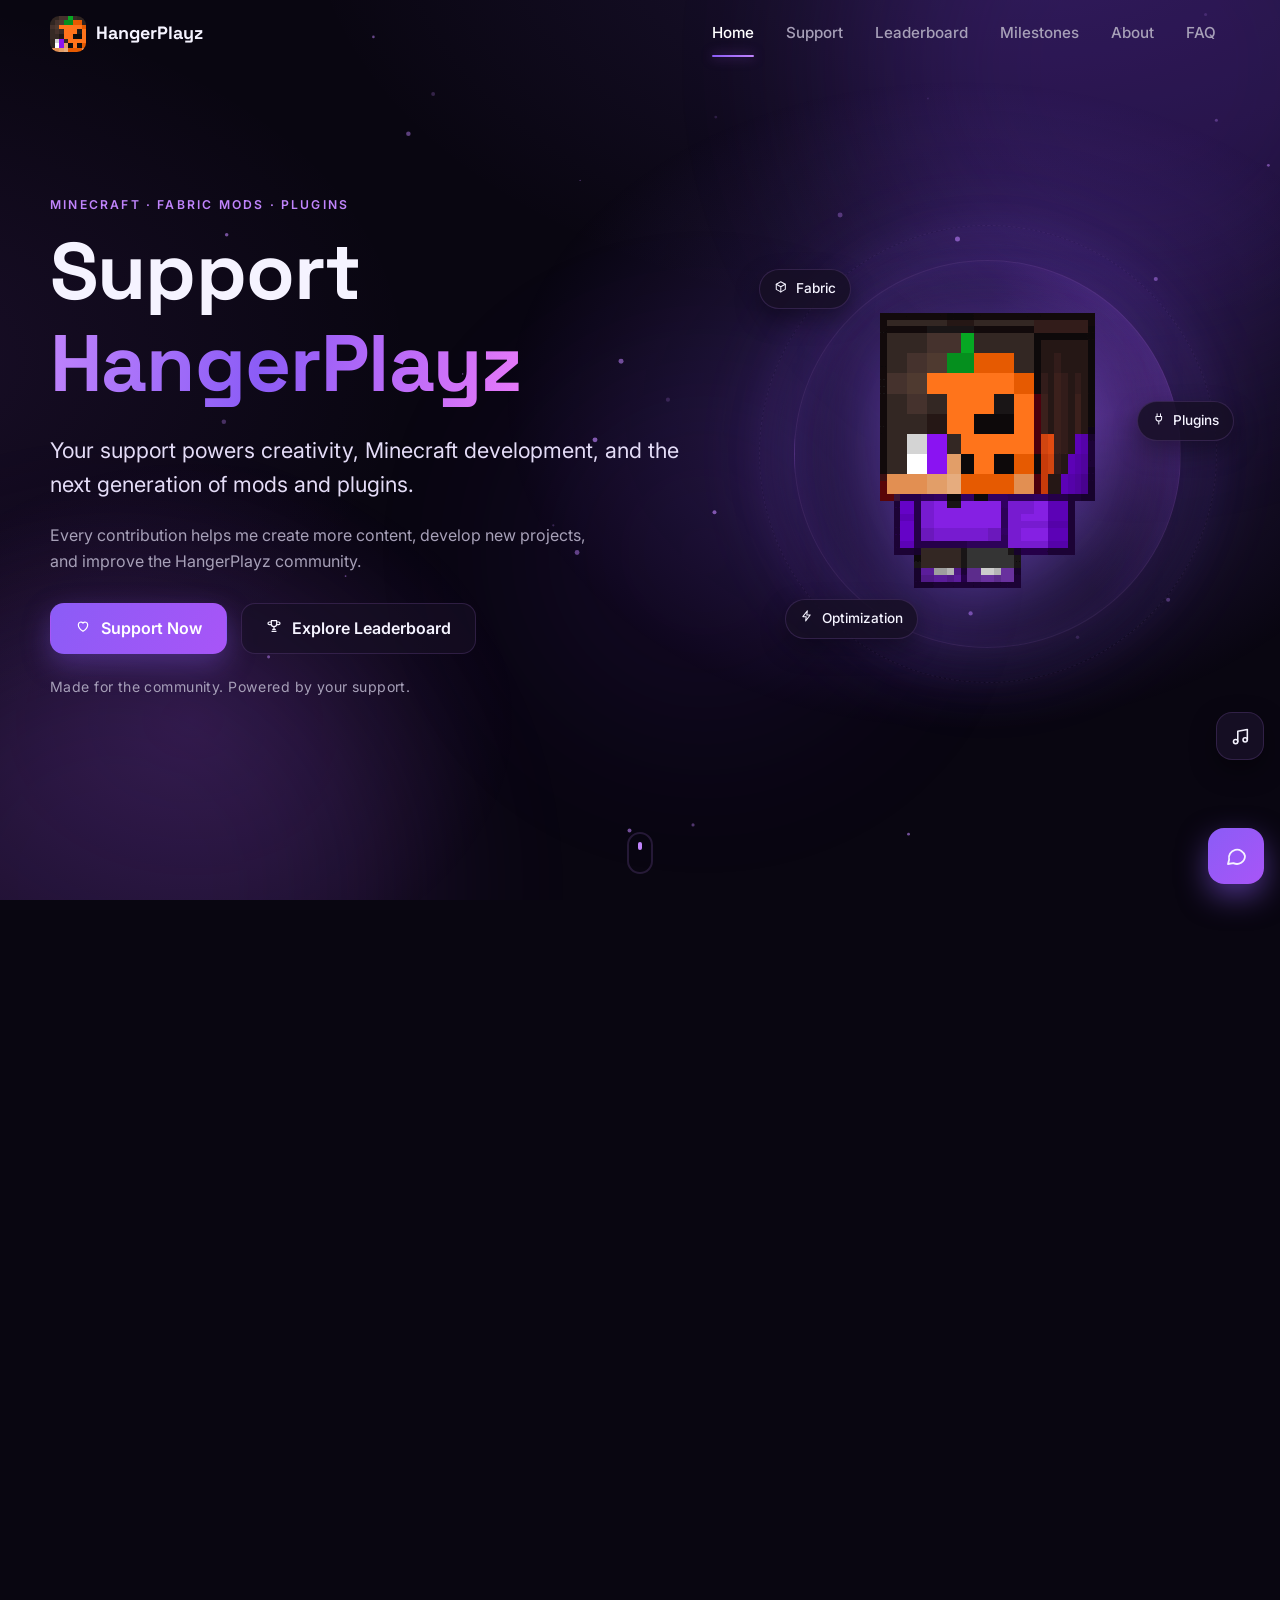
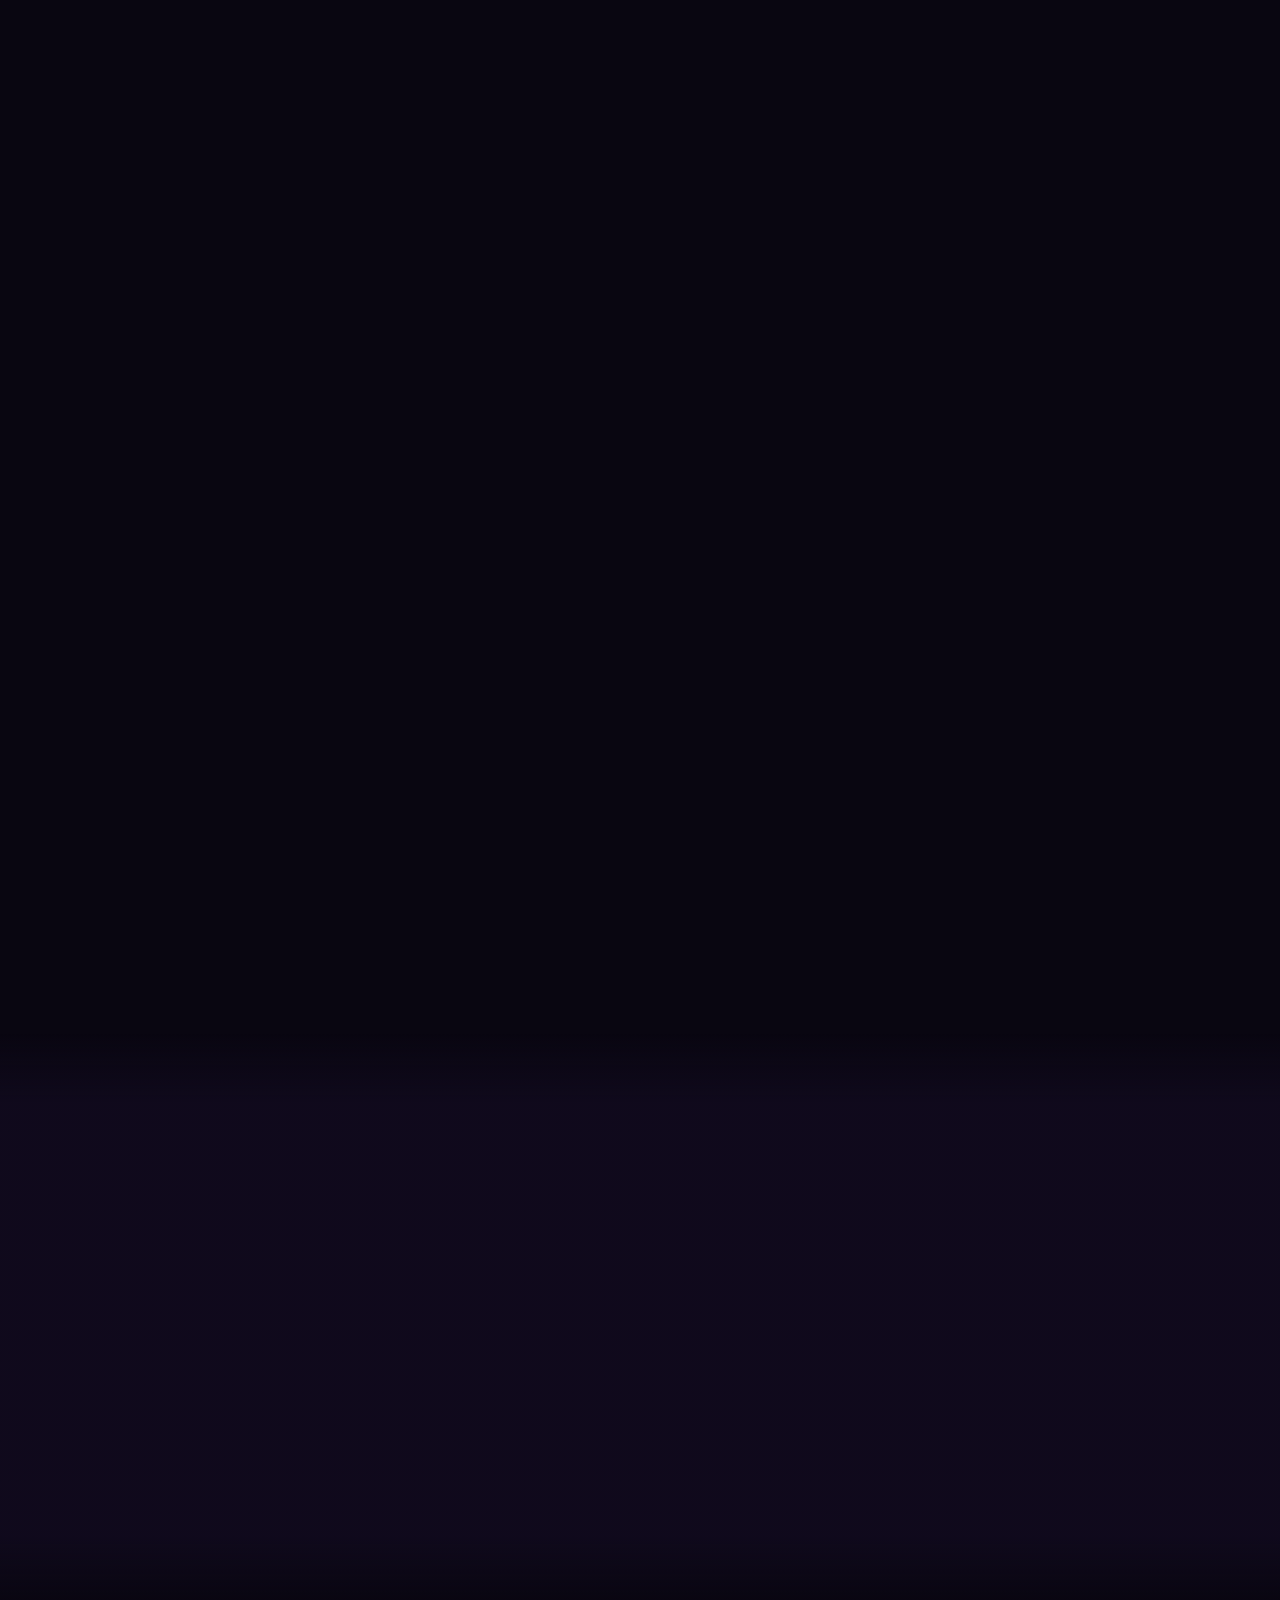
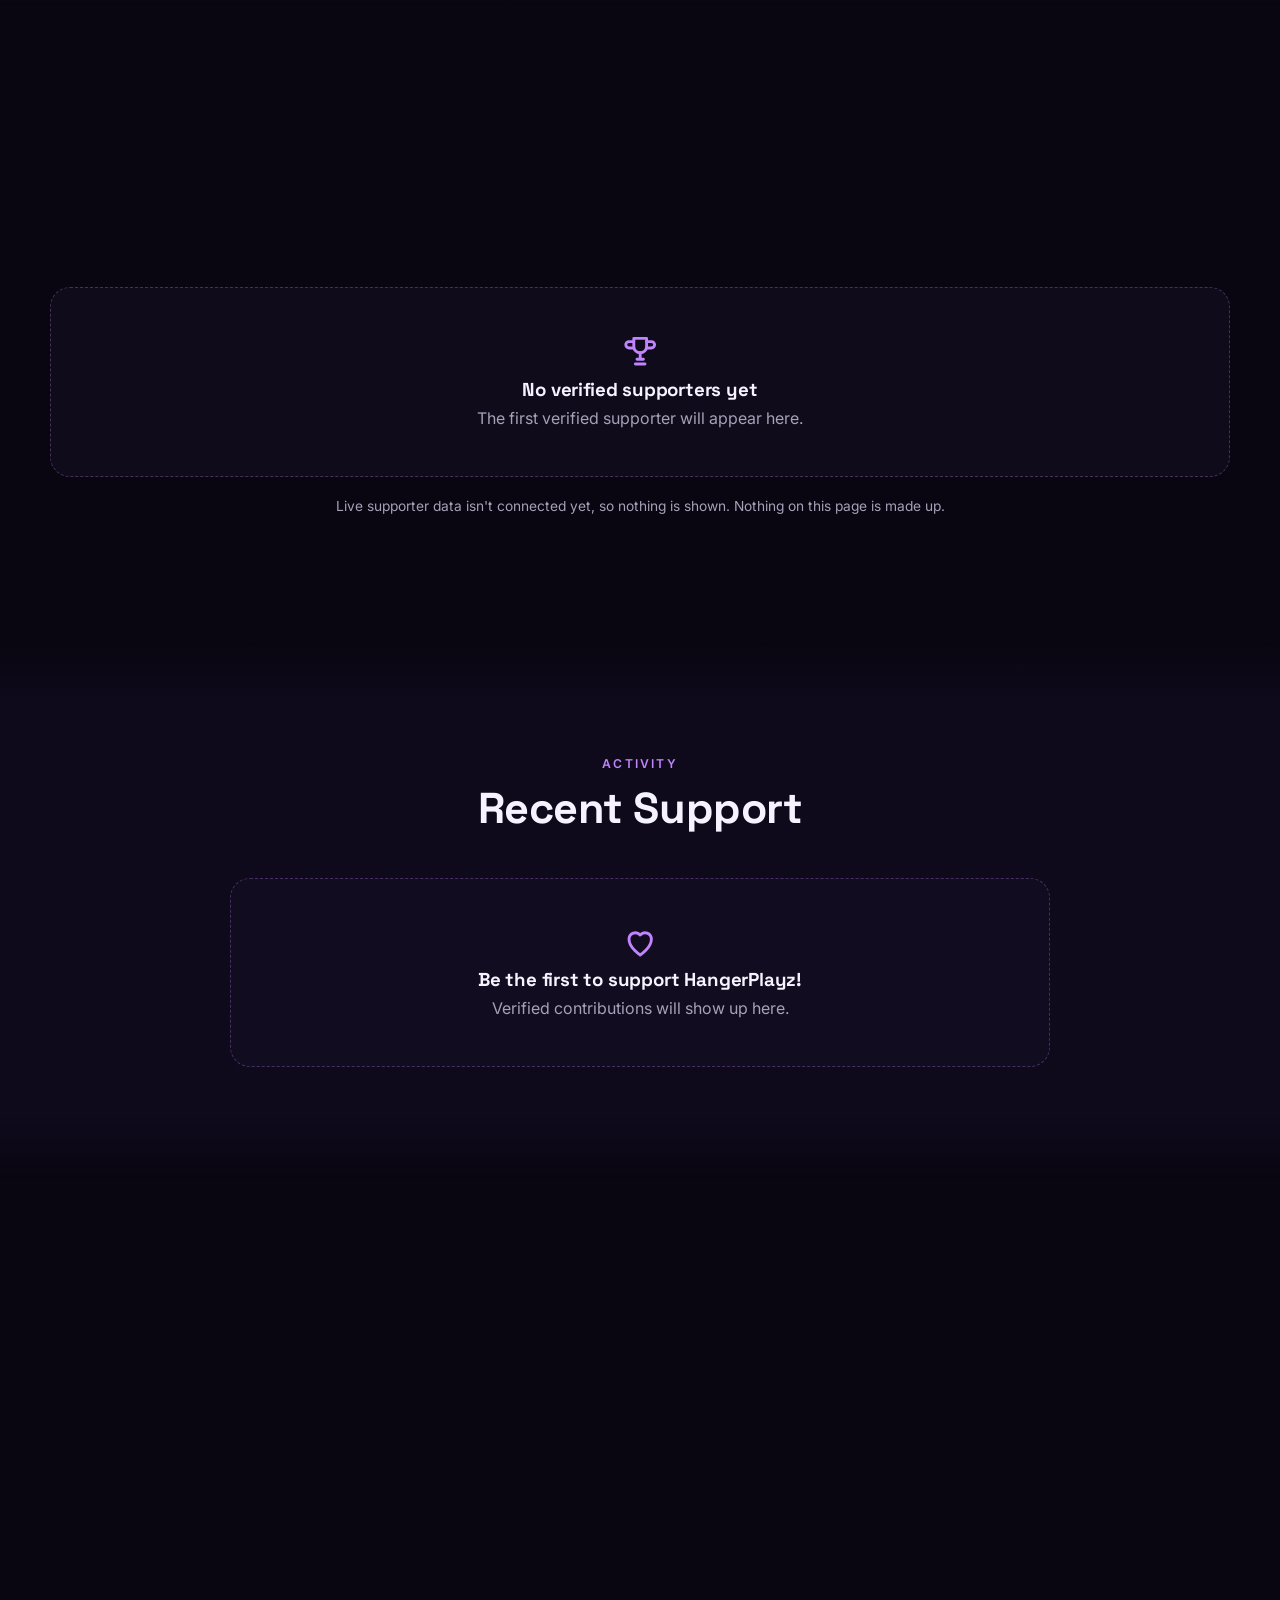
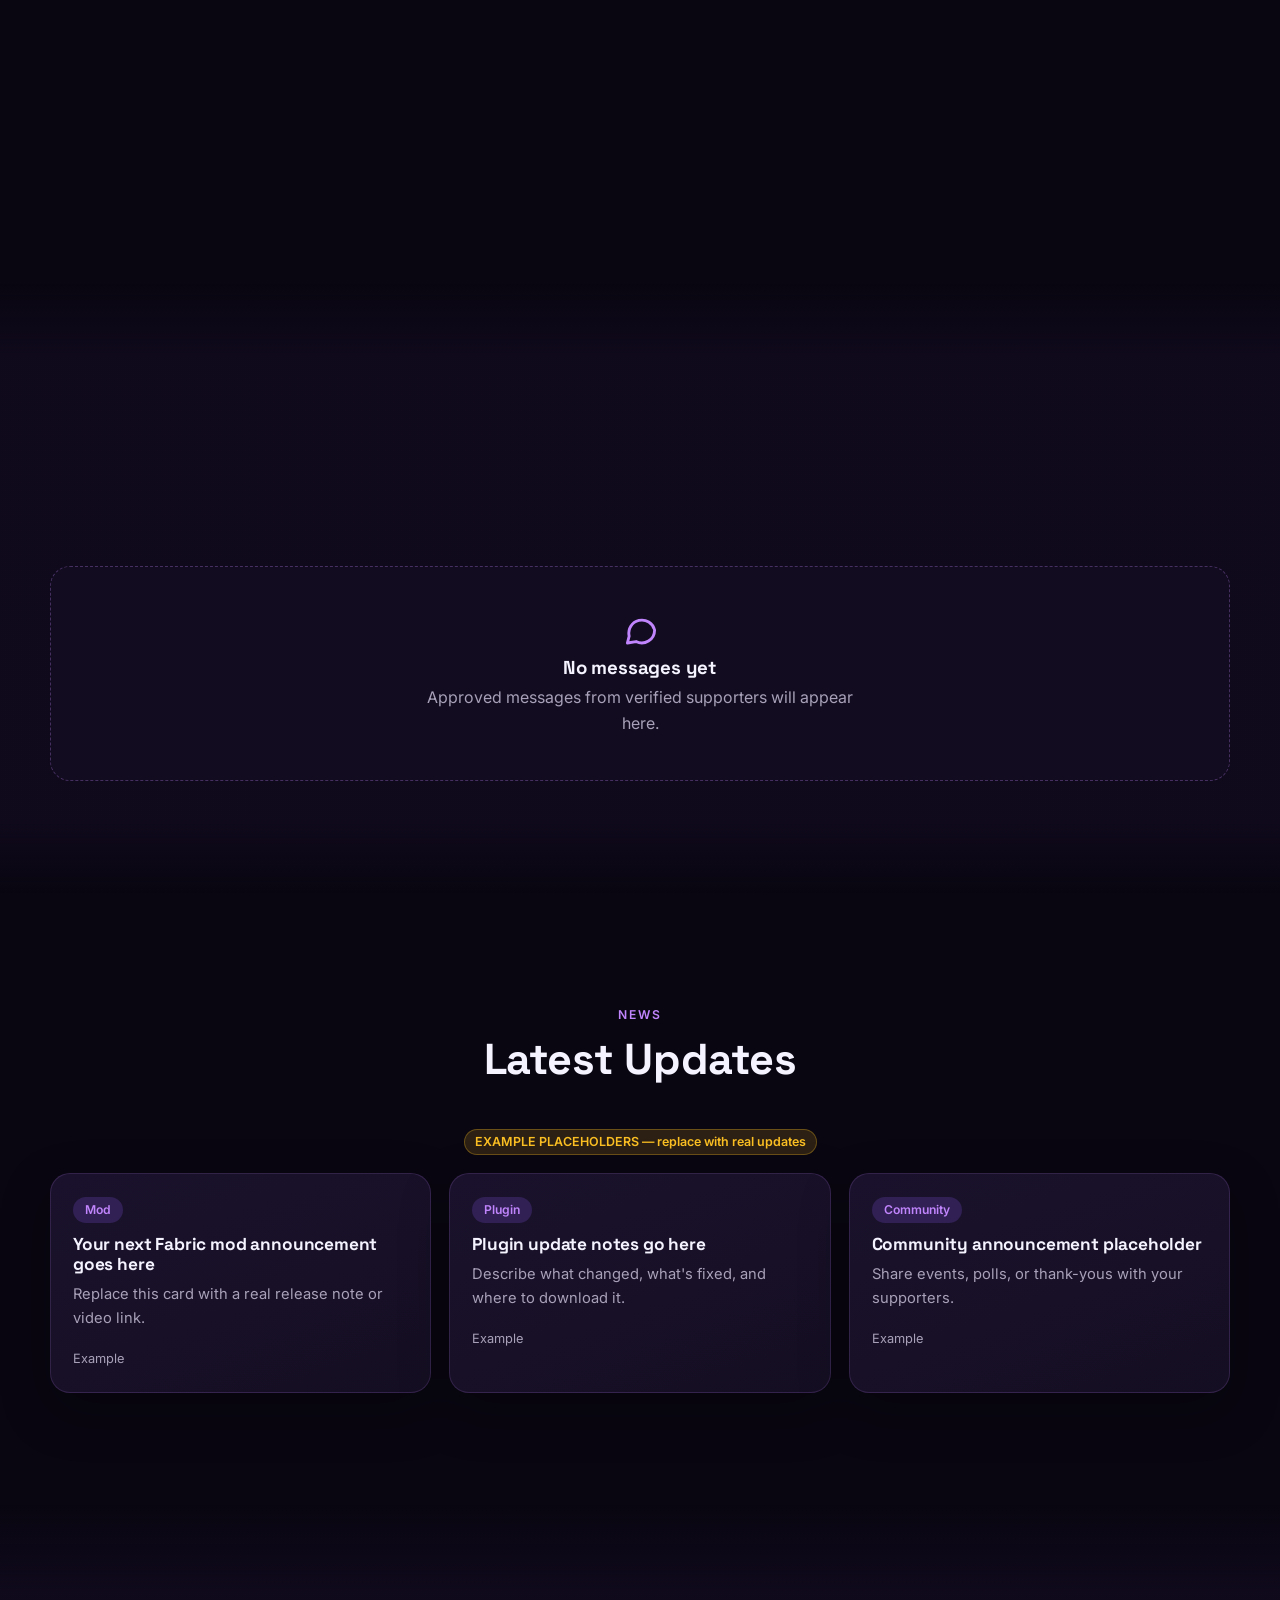
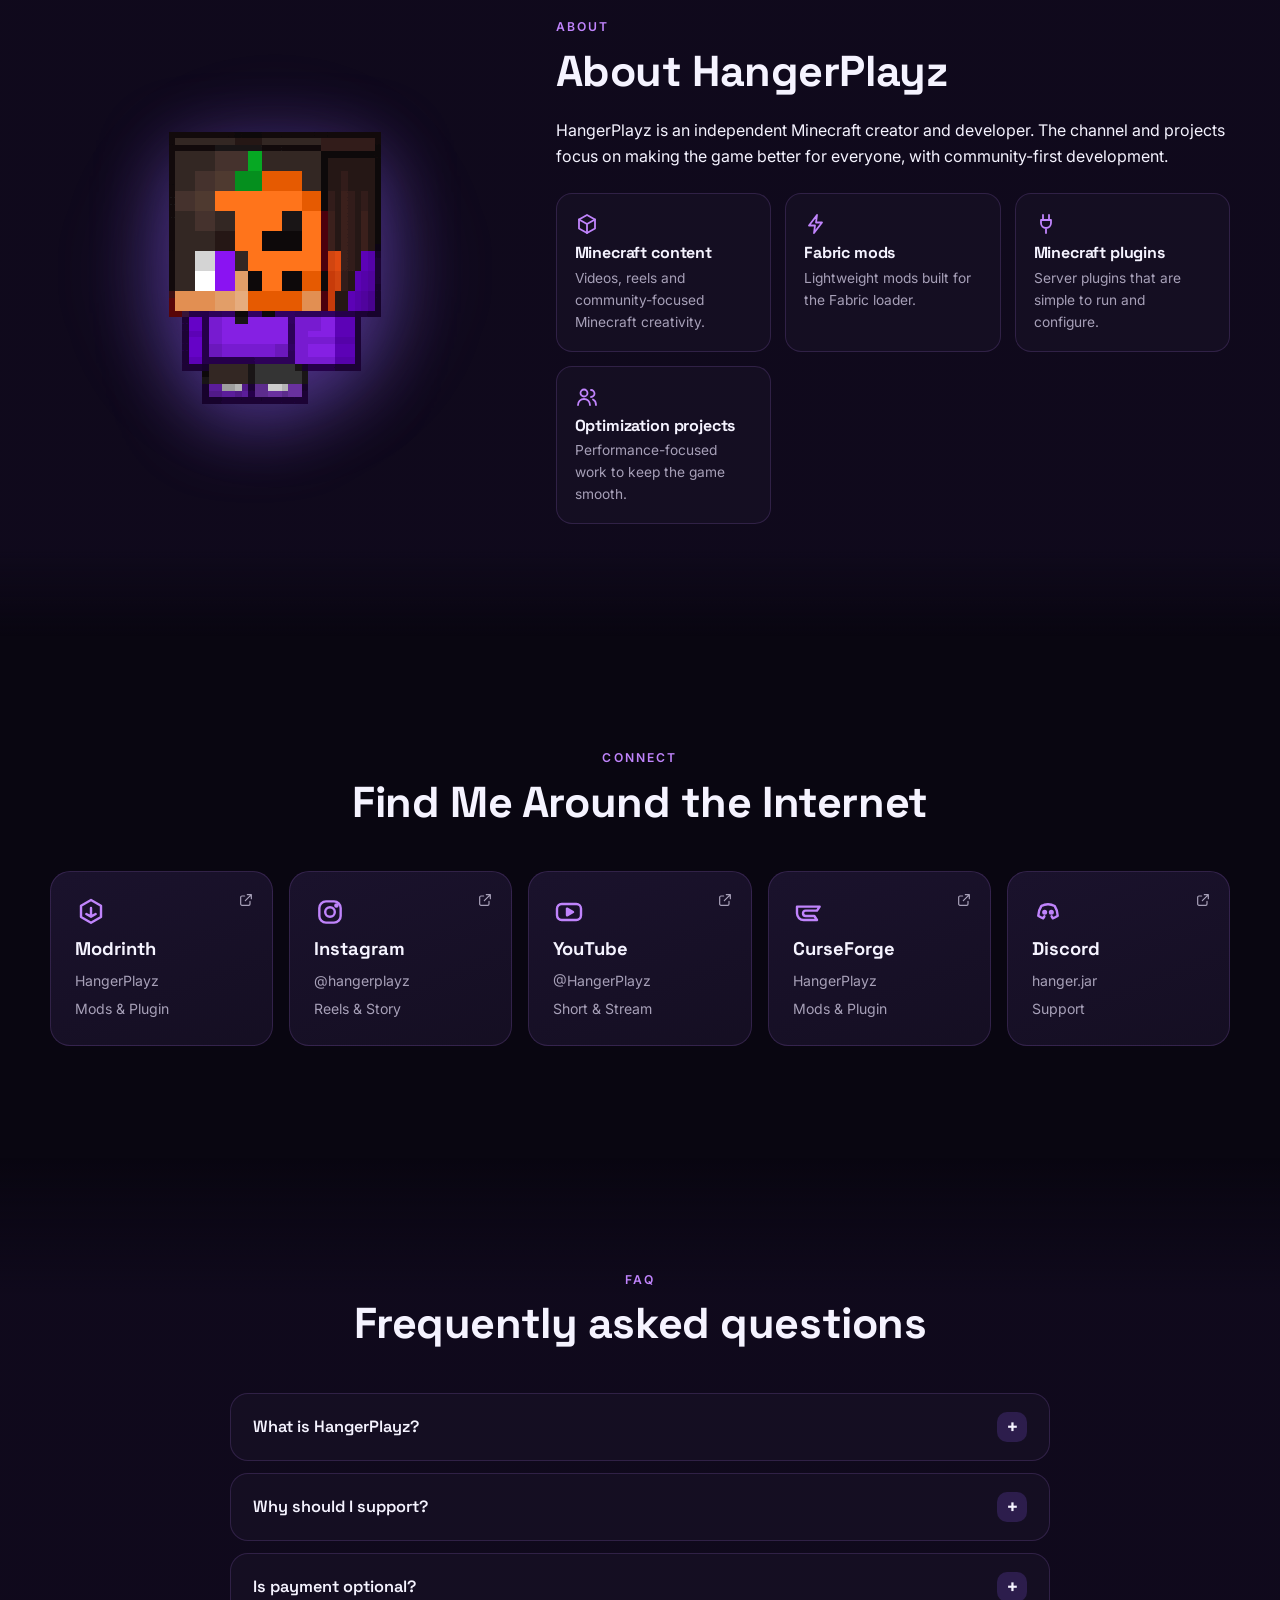
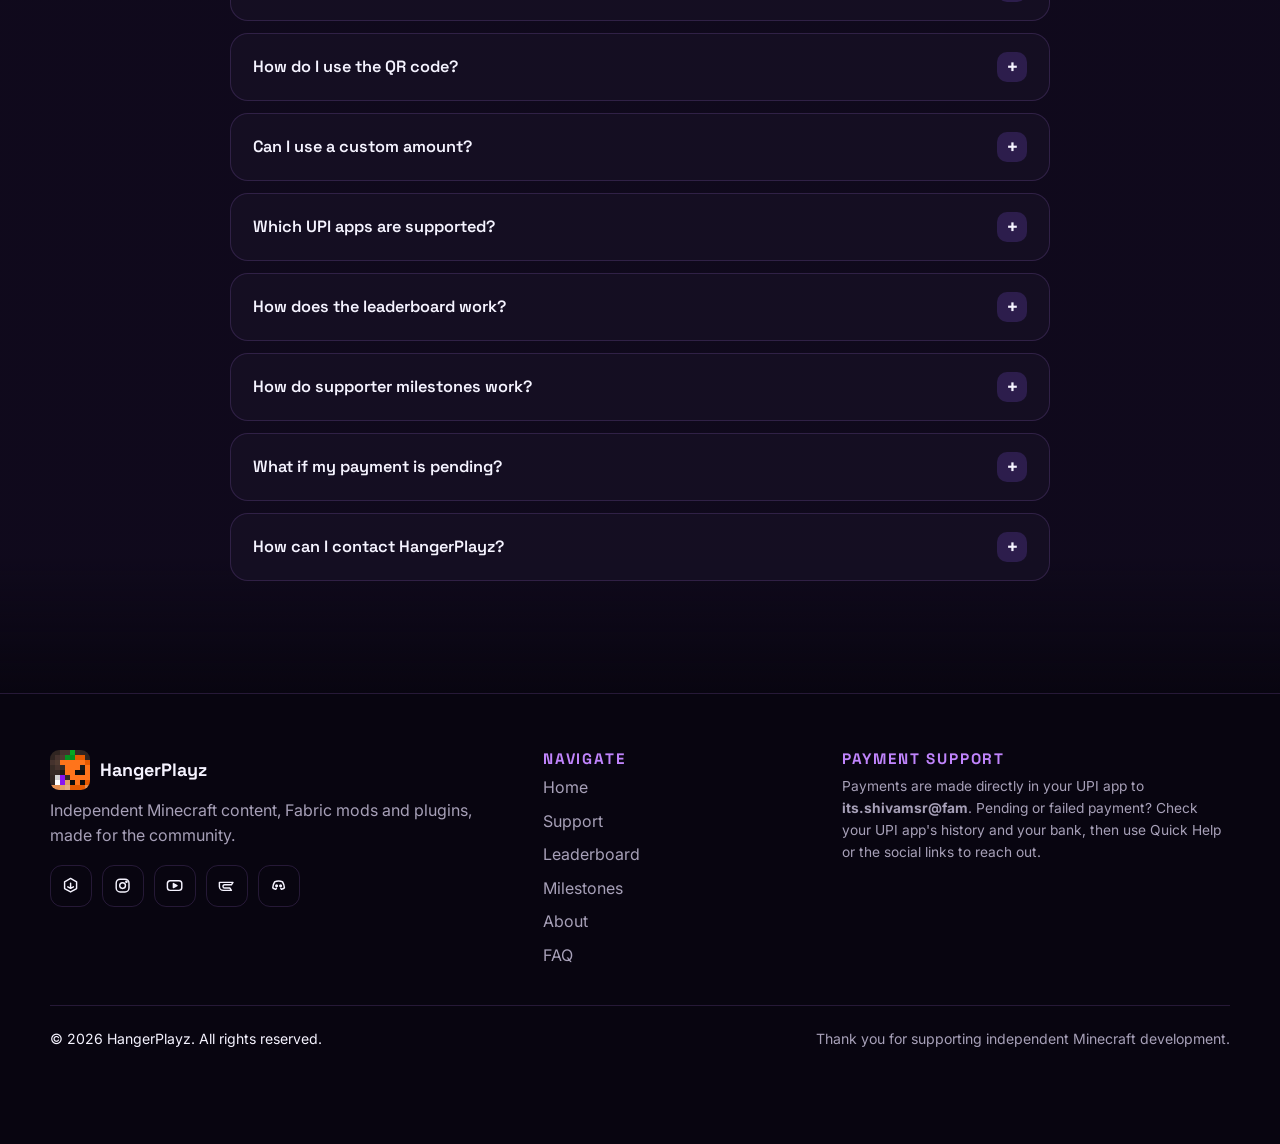
<file: index.html>
<!doctype html>
<html lang="en">
<head>
  <meta charset="utf-8">
  <meta name="viewport" content="width=device-width, initial-scale=1, viewport-fit=cover">
  <title>Support HangerPlayz — Minecraft Mods, Plugins &amp; Content</title>
  <meta name="description" content="Support HangerPlayz — Minecraft content, Fabric mods, plugins and community-focused development. Pay securely with any UPI app.">
  <meta name="theme-color" content="#090611">
  <link rel="icon" type="image/png" href="assets/images/logo-face.png">
  <link rel="preconnect" href="https://fonts.googleapis.com">
  <link rel="preconnect" href="https://fonts.gstatic.com" crossorigin>
  <link rel="stylesheet" href="https://fonts.googleapis.com/css2?family=Inter:wght@400;500;600&family=Space+Grotesk:wght@500;600;700&display=swap">
  <link rel="stylesheet" href="css/styles.css">
  <script>document.documentElement.classList.add("js");</script>
</head>
<body>
  <a class="skip-link" href="#support">Skip to support section</a>

  <!-- Loading screen (uses logo #3). Auto-hides via CSS even if JS fails. -->
  <div class="loader" id="loader" aria-hidden="true">
    <img src="assets/images/logo-live.gif" width="120" height="120" alt="">
    <div class="loader-bar"><span></span></div>
  </div>

  <div class="scroll-progress" id="scrollProgress" aria-hidden="true"></div>
  <div class="bg-orbs" aria-hidden="true"><i></i><i></i><i></i></div>

  <!-- ============ NAVBAR ============ -->
  <header class="navbar" id="navbar">
    <nav class="nav-inner" aria-label="Main">
      <a class="brand" href="#home" aria-label="HangerPlayz home">
        <img src="assets/images/logo-face.png" width="36" height="36" alt="HangerPlayz logo">
        <span>HangerPlayz</span>
      </a>
      <ul class="nav-links" id="navLinks">
        <li><a href="#home" data-nav="home">Home</a></li>
        <li><a href="#support" data-nav="support">Support</a></li>
        <li><a href="#leaderboard" data-nav="leaderboard">Leaderboard</a></li>
        <li><a href="#milestones" data-nav="milestones">Milestones</a></li>
        <li><a href="#about" data-nav="about">About</a></li>
        <li><a href="#faq" data-nav="faq">FAQ</a></li>
      </ul>
      <span class="nav-indicator" id="navIndicator" aria-hidden="true"></span>
      <button class="icon-btn nav-toggle" id="navToggle" type="button" aria-label="Open menu" aria-expanded="false" aria-controls="navLinks"></button>
    </nav>
  </header>

  <main id="main">
    <!-- ============ HERO ============ -->
    <section class="hero" id="home" data-section="home">
      <canvas class="particles" id="particles" aria-hidden="true"></canvas>
      <div class="hero-grid container">
        <div class="hero-copy">
          <p class="eyebrow reveal">Minecraft · Fabric mods · Plugins</p>
          <h1 class="reveal">Support <span class="grad-text">HangerPlayz</span></h1>
          <p class="lead reveal">Your support powers creativity, Minecraft development, and the next generation of mods and plugins.</p>
          <p class="sub reveal">Every contribution helps me create more content, develop new projects, and improve the HangerPlayz community.</p>
          <div class="hero-actions reveal">
            <a class="btn btn-primary btn-shine" href="#support" id="heroSupport"><span data-icon="heart"></span> Support Now</a>
            <a class="btn btn-ghost" href="#leaderboard"><span data-icon="trophy"></span> Explore Leaderboard</a>
          </div>
          <p class="made-for reveal">Made for the community. Powered by your support.</p>
        </div>
        <div class="hero-art reveal" aria-hidden="false">
          <div class="hero-ring"></div>
          <div class="hero-ring r2"></div>
          <img class="hero-logo" src="assets/images/logo-live.gif" width="420" height="420" alt="HangerPlayz pixel-art character wearing a pumpkin head and purple outfit" fetchpriority="high">
          <span class="float-chip c1"><span data-icon="cube"></span> Fabric</span>
          <span class="float-chip c2"><span data-icon="plug"></span> Plugins</span>
          <span class="float-chip c3"><span data-icon="bolt"></span> Optimization</span>
        </div>
      </div>
      <a class="scroll-hint" href="#support" aria-label="Scroll to support section"><span></span></a>
    </section>

    <!-- ============ SUPPORT / PAYMENT ============ -->
    <section class="section" id="support" data-section="support">
      <div class="container">
        <header class="section-head reveal">
          <p class="eyebrow">Support</p>
          <h2>Back the next project</h2>
          <p class="muted">Pay with any UPI app. Pick an amount, scan the QR, or open your UPI app. Support is always optional.</p>
        </header>

        <div class="pay-grid">
          <!-- QR card -->
          <article class="qr-card reveal" id="qrCard" aria-labelledby="qrTitle">
            <div class="qr-border"></div>
            <div class="qr-inner">
              <h3 id="qrTitle"><span data-icon="qr"></span> Scan to pay with UPI</h3>
              <div class="qr-frame">
                <img id="qrImage" src="assets/images/upi-qr.png" width="444" height="516" alt="HangerPlayz UPI payment QR code for its.shivamsr@fam" decoding="async">
              </div>
              <p class="qr-help">Open any UPI app, tap <strong>Scan</strong>, point at this code, then enter your amount and confirm the payee name <strong>HangerPlayz</strong>.</p>
              <div class="qr-actions">
                <button class="btn btn-ghost btn-sm" type="button" id="qrEnlarge"><span data-icon="expand"></span> Enlarge QR</button>
                <button class="btn btn-ghost btn-sm" type="button" id="copyUpi"><span data-icon="copy"></span> Copy UPI ID</button>
              </div>
              <p class="upi-line"><span class="muted">UPI ID</span> <code id="upiIdText"></code></p>
            </div>
          </article>

          <!-- Amount + summary -->
          <div class="pay-side">
            <section class="card reveal" aria-labelledby="amtTitle">
              <h3 id="amtTitle">Choose an amount</h3>
              <div class="amount-grid" id="amountGrid" role="group" aria-label="Preset amounts"></div>
              <form class="custom-amount" id="customForm" novalidate autocomplete="off">
                <label for="customAmount">Or enter a custom amount (INR)</label>
                <div class="input-row">
                  <span class="prefix" aria-hidden="true">₹</span>
                  <input id="customAmount" name="amount" type="text" inputmode="decimal" placeholder="e.g. 49" maxlength="10" aria-describedby="customHint customError">
                  <button type="button" class="btn btn-ghost btn-sm" id="resetAmount">Clear</button>
                </div>
                <p class="hint" id="customHint"></p>
                <p class="error" id="customError" role="alert" aria-live="polite"></p>
              </form>
            </section>

            <section class="card summary reveal" aria-labelledby="sumTitle" id="summaryCard">
              <h3 id="sumTitle">Payment summary</h3>
              <dl class="summary-list">
                <div><dt>Payee</dt><dd id="sumPayee"></dd></div>
                <div><dt>UPI ID</dt><dd id="sumUpi"></dd></div>
                <div class="sum-amount"><dt>Amount</dt><dd><span id="sumAmount" class="amount-value">—</span></dd></div>
                <div><dt>Currency</dt><dd>INR (₹)</dd></div>
                <div><dt>Method</dt><dd id="sumMethod">UPI — scan QR or open a UPI app</dd></div>
                <div><dt>Status</dt><dd><span class="badge warn">verified</span> <span class="muted small">Complete the payment in your UPI app</span></dd></div>
              </dl>
              <p class="small muted">Confirm the payee name and amount inside your UPI app before paying.</p>
            </section>

            <section class="card reveal" aria-labelledby="payTitle">
              <h3 id="payTitle">Pay</h3>
              <button class="btn btn-primary btn-block btn-shine" type="button" id="payBtn"><span data-icon="phone"></span> Pay Using UPI App</button>
              <div class="app-row" id="appRow" role="group" aria-label="Open a specific UPI app"></div>
              <div class="copy-row">
                <button class="btn btn-ghost btn-sm" type="button" id="copyUpi2"><span data-icon="copy"></span> Copy UPI ID</button>
                <button class="btn btn-ghost btn-sm" type="button" id="copyDetails"><span data-icon="copy"></span> Copy payment details</button>
                <button class="btn btn-ghost btn-sm" type="button" id="useQr"><span data-icon="qr"></span> Use QR instead</button>
              </div>
              <p class="notice" id="payNotice" role="status" aria-live="polite" hidden></p>
              <p class="notice info"><span data-icon="info"></span><span><strong>Opening a UPI app does not confirm a payment.</strong> This website can't see your payment. Real confirmation needs a verified backend or payment provider. App names are shown only for convenience — no partnership with those brands is implied.</span></p>
            </section>
          </div>
        </div>
      </div>
    </section>

    <!-- ============ PAYMENT STEPS ============ -->
    <section class="section alt" id="how" data-section="how">
      <div class="container">
        <header class="section-head reveal">
          <p class="eyebrow">Guide</p>
          <h2>How to support, step by step</h2>
        </header>
        <ol class="steps" id="steps"></ol>
      </div>
    </section>

    <!-- ============ LEADERBOARD ============ -->
    <section class="section" id="leaderboard" data-section="leaderboard">
      <div class="container">
        <header class="section-head reveal">
          <p class="eyebrow">Leaderboard</p>
          <h2>Hall of Supporters</h2>
          <p class="muted">Only verified contributions appear here.</p>
        </header>
        <div id="leaderboardBody" aria-live="polite"></div>
        <p class="data-note small muted" id="leaderboardNote"></p>
      </div>
    </section>

    <!-- ============ RECENT ============ -->
    <section class="section alt" id="recent" data-section="recent">
      <div class="container narrow">
        <header class="section-head reveal">
          <p class="eyebrow">Activity</p>
          <h2>Recent Support</h2>
        </header>
        <div id="recentBody" aria-live="polite"></div>
      </div>
    </section>

    <!-- ============ MILESTONES ============ -->
    <section class="section" id="milestones" data-section="milestones">
      <div class="container">
        <header class="section-head reveal">
          <p class="eyebrow">Goals</p>
          <h2>Community Milestones</h2>
          <p class="muted">Milestones unlock based on the number of verified supporters.</p>
        </header>
        <div class="card milestone-card reveal" id="milestoneBody"></div>
      </div>
    </section>

    <!-- ============ COMMUNITY WALL ============ -->
    <section class="section alt" id="wall" data-section="wall">
      <div class="container">
        <header class="section-head reveal">
          <p class="eyebrow">Messages</p>
          <h2>Community Wall</h2>
          <p class="muted">Messages from verified supporters, shown only after moderation.</p>
        </header>
        <div id="wallBody" aria-live="polite"></div>
      </div>
    </section>

    <!-- ============ LATEST UPDATES ============ -->
    <section class="section" id="updates" data-section="updates">
      <div class="container">
        <header class="section-head reveal">
          <p class="eyebrow">News</p>
          <h2>Latest Updates</h2>
        </header>
        <div id="updatesBody"></div>
      </div>
    </section>

    <!-- ============ ABOUT ============ -->
    <section class="section alt" id="about" data-section="about">
      <div class="container about-grid">
        <div class="about-art reveal">
          <div class="about-glow"></div>
          <img src="assets/images/logo-live.gif" width="360" height="360" loading="lazy" alt="Animated HangerPlayz pixel-art character">
        </div>
        <div class="about-copy">
          <header class="section-head left reveal">
            <p class="eyebrow">About</p>
            <h2>About HangerPlayz</h2>
          </header>
          <p class="reveal">HangerPlayz is an independent Minecraft creator and developer. The channel and projects focus on making the game better for everyone, with community-first development.</p>
          <div class="project-grid" id="projectGrid"></div>
        </div>
      </div>
    </section>

    <!-- ============ SOCIAL ============ -->
    <section class="section" id="connect" data-section="connect">
      <div class="container">
        <header class="section-head reveal">
          <p class="eyebrow">Connect</p>
          <h2>Find Me Around the Internet</h2>
        </header>
        <div class="social-grid" id="socialGrid"></div>
      </div>
    </section>

    <!-- ============ FAQ ============ -->
    <section class="section alt" id="faq" data-section="faq">
      <div class="container narrow">
        <header class="section-head reveal">
          <p class="eyebrow">FAQ</p>
          <h2>Frequently asked questions</h2>
        </header>
        <div class="faq" id="faqList"></div>
      </div>
    </section>
  </main>

  <!-- ============ FOOTER ============ -->
  <footer class="footer" id="footer">
    <div class="container footer-grid">
      <div class="foot-brand">
        <a class="brand" href="#home"><img src="assets/images/logo-face.png" width="40" height="40" loading="lazy" alt="HangerPlayz logo"><span>HangerPlayz</span></a>
        <p class="muted">Independent Minecraft content, Fabric mods and plugins, made for the community.</p>
        <div class="foot-social" id="footSocial"></div>
      </div>
      <nav aria-label="Footer">
        <h4>Navigate</h4>
        <ul class="foot-links">
          <li><a href="#home">Home</a></li><li><a href="#support">Support</a></li><li><a href="#leaderboard">Leaderboard</a></li>
          <li><a href="#milestones">Milestones</a></li><li><a href="#about">About</a></li><li><a href="#faq">FAQ</a></li>
        </ul>
      </nav>
      <div>
        <h4>Payment support</h4>
        <p class="muted small">Payments are made directly in your UPI app to <strong id="footUpi"></strong>. Pending or failed payment? Check your UPI app's history and your bank, then use Quick Help or the social links to reach out.</p>
      </div>
    </div>
    <div class="container foot-bottom">
      <p>© 2026 HangerPlayz. All rights reserved.</p>
      <p class="muted">Thank you for supporting independent Minecraft development.</p>
    </div>
  </footer>

  <!-- ============ FLOATING ACTIONS ============ -->
  <div class="fab-stack" id="fabStack">
    <div class="audio-panel" id="audioPanel" hidden>
      <label class="switch"><input type="checkbox" id="musicToggle"><span></span> Ambient music</label>
      <label class="vol">Volume <input type="range" id="musicVol" min="0" max="100" value="35" aria-label="Music volume"></label>
      <label class="switch"><input type="checkbox" id="sfxToggle"><span></span> UI sounds</label>
      <p class="small muted">Everything is muted until you turn it on. Sounds are generated in your browser.</p>
    </div>
    <button class="fab" type="button" id="audioBtn" aria-label="Sound settings" aria-expanded="false" aria-controls="audioPanel"></button>
    <button class="fab fab-top" type="button" id="toTop" aria-label="Back to top"></button>
    <button class="fab fab-chat" type="button" id="chatFab" aria-label="Open Quick Help" aria-expanded="false" aria-controls="chatWindow"></button>
  </div>

  <!-- ============ QUICK HELP CHAT ============ -->
  <section class="chat" id="chatWindow" role="dialog" aria-label="Quick Help" aria-modal="false" hidden>
    <header class="chat-head">
      <button class="icon-btn" type="button" id="chatBack" aria-label="Back to topics" hidden></button>
      <div class="chat-title"><strong>Quick Help</strong><span class="small muted">Answers about payments &amp; the site</span></div>
      <button class="icon-btn" type="button" id="chatClose" aria-label="Close Quick Help"></button>
    </header>
    <div class="chat-body" id="chatBody" tabindex="0" aria-live="polite"></div>
  </section>

  <!-- ============ QR LIGHTBOX ============ -->
  <dialog class="lightbox" id="qrDialog" aria-label="Enlarged payment QR code">
    <div class="lightbox-card">
      <button class="icon-btn lightbox-close" type="button" id="qrClose" aria-label="Close enlarged QR"></button>
      <img src="assets/images/upi-qr.png" width="444" height="516" alt="Enlarged HangerPlayz UPI payment QR code for its.shivamsr@fam" decoding="async">
      <p class="small muted">Scan with any UPI app. Press Esc or tap outside to close.</p>
    </div>
  </dialog>

  <div class="toast" id="toast" role="status" aria-live="polite"></div>

  <!-- Cursor layers (created only on devices with a mouse) -->
  <div id="cursor" class="cursor" aria-hidden="true"></div>

  <script src="js/config.js"></script>
  <script src="js/utils.js"></script>
  <script src="js/dom.js"></script>
  <script src="js/components/audio.js"></script>
  <script src="js/components/navbar.js"></script>
  <script src="js/components/hero.js"></script>
  <script src="js/components/payment.js"></script>
  <script src="js/components/data-sections.js"></script>
  <script src="js/components/about-social.js"></script>
  <script src="js/components/quickhelp.js"></script>
  <script src="js/components/faq.js"></script>
  <script src="js/components/footer.js"></script>
  <script src="js/components/cursor.js"></script>
  <script src="js/main.js"></script>
</body>
</html>
</file>
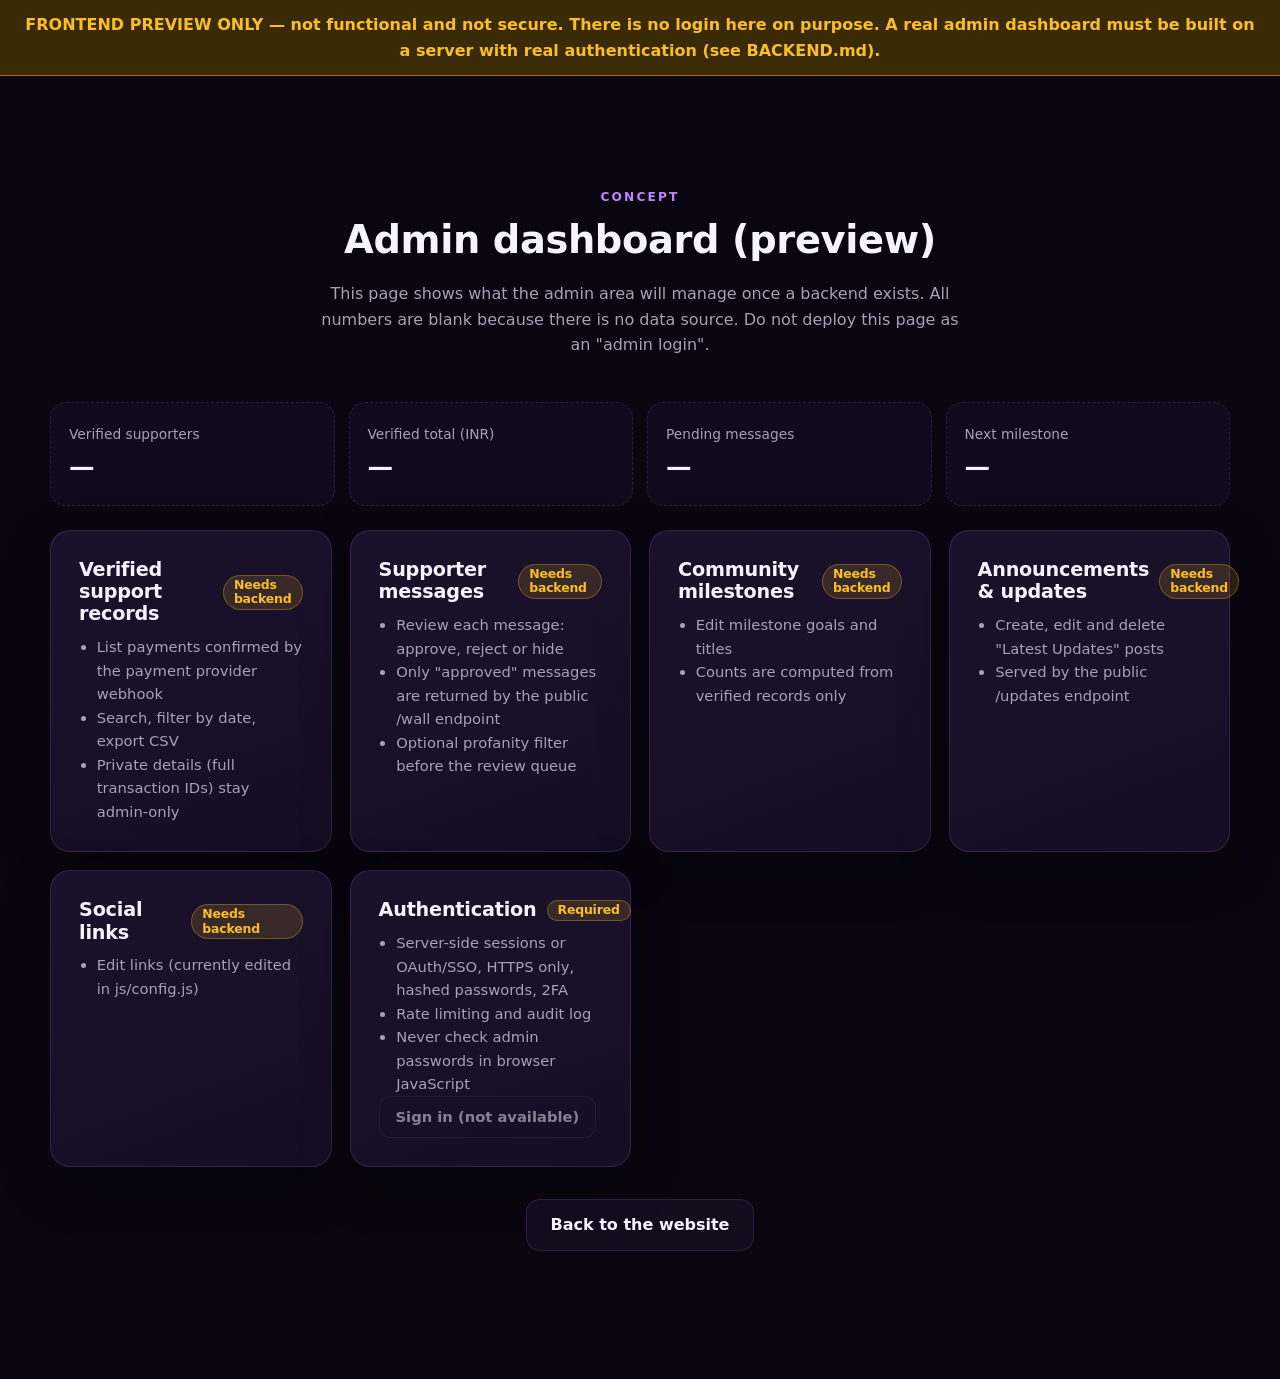
<file: admin-preview.html>
<!doctype html>
<html lang="en">
<head>
  <meta charset="utf-8">
  <meta name="viewport" content="width=device-width, initial-scale=1">
  <meta name="robots" content="noindex, nofollow">
  <title>Admin Dashboard — Frontend Preview (HangerPlayz)</title>
  <link rel="icon" type="image/png" href="assets/images/logo-face.png">
  <link rel="stylesheet" href="css/styles.css">
</head>
<body>
  <div class="preview-banner" role="note">FRONTEND PREVIEW ONLY — not functional and not secure. There is no login here on purpose. A real admin dashboard must be built on a server with real authentication (see BACKEND.md).</div>
  <main class="section">
    <div class="container">
      <header class="section-head">
        <p class="eyebrow">Concept</p>
        <h1 style="font-size:2.4rem">Admin dashboard (preview)</h1>
        <p class="muted">This page shows what the admin area will manage once a backend exists. All numbers are blank because there is no data source. Do not deploy this page as an "admin login".</p>
      </header>

      <div class="stat-row" aria-label="Basic support statistics (no data connected)">
        <div class="stat"><span class="muted small">Verified supporters</span><b>—</b></div>
        <div class="stat"><span class="muted small">Verified total (INR)</span><b>—</b></div>
        <div class="stat"><span class="muted small">Pending messages</span><b>—</b></div>
        <div class="stat"><span class="muted small">Next milestone</span><b>—</b></div>
      </div>

      <div class="admin-grid">
        <section class="card admin-card"><h3>Verified support records <span class="badge demo">Needs backend</span></h3>
          <ul><li>List payments confirmed by the payment provider webhook</li><li>Search, filter by date, export CSV</li><li>Private details (full transaction IDs) stay admin-only</li></ul></section>
        <section class="card admin-card"><h3>Supporter messages <span class="badge demo">Needs backend</span></h3>
          <ul><li>Review each message: approve, reject or hide</li><li>Only "approved" messages are returned by the public /wall endpoint</li><li>Optional profanity filter before the review queue</li></ul></section>
        <section class="card admin-card"><h3>Community milestones <span class="badge demo">Needs backend</span></h3>
          <ul><li>Edit milestone goals and titles</li><li>Counts are computed from verified records only</li></ul></section>
        <section class="card admin-card"><h3>Announcements &amp; updates <span class="badge demo">Needs backend</span></h3>
          <ul><li>Create, edit and delete "Latest Updates" posts</li><li>Served by the public /updates endpoint</li></ul></section>
        <section class="card admin-card"><h3>Social links <span class="badge demo">Needs backend</span></h3>
          <ul><li>Edit links (currently edited in js/config.js)</li></ul></section>
        <section class="card admin-card"><h3>Authentication <span class="badge demo">Required</span></h3>
          <ul><li>Server-side sessions or OAuth/SSO, HTTPS only, hashed passwords, 2FA</li><li>Rate limiting and audit log</li><li>Never check admin passwords in browser JavaScript</li></ul>
          <button class="btn btn-ghost btn-sm" type="button" disabled>Sign in (not available)</button></section>
      </div>
      <p style="text-align:center;margin-top:32px"><a class="btn btn-ghost" href="index.html">Back to the website</a></p>
    </div>
  </main>
</body>
</html>
</file>
<file: css/styles.css>
/* ==========================================================================
   HangerPlayz — premium dark-purple design system
   ========================================================================== */
:root {
  --bg: #090611;
  --bg-2: #120b20;
  --card: #171025;
  --card-2: #1d1430;
  --p1: #8b5cf6;
  --p2: #a855f7;
  --p3: #c084fc;
  --text: #f5f3ff;
  --muted: #a7a0b8;
  --line: rgba(192, 132, 252, .16);
  --gold: #f4c76a;
  --silver: #cfd6e4;
  --bronze: #d99a6c;
  --ok: #4ade80;
  --warn: #fbbf24;
  --bad: #f87171;
  --radius: 20px;
  --font: "Inter", system-ui, -apple-system, "Segoe UI", Roboto, sans-serif;
  --font-d: "Space Grotesk", "Inter", system-ui, sans-serif;
  --ease: cubic-bezier(.22, .8, .24, 1);
  --nav-h: 68px;
}

*, *::before, *::after { box-sizing: border-box; }
html { scroll-behavior: smooth; scroll-padding-top: calc(var(--nav-h) + 12px); -webkit-text-size-adjust: 100%; }
body {
  margin: 0; background: var(--bg); color: var(--text); font-family: var(--font);
  line-height: 1.6; overflow-x: hidden; -webkit-font-smoothing: antialiased;
}
img { max-width: 100%; height: auto; display: block; }
h1, h2, h3, h4 { font-family: var(--font-d); line-height: 1.15; margin: 0 0 .5em; letter-spacing: -.01em; }
p { margin: 0 0 1em; }
a { color: var(--p3); text-decoration: none; }
code { font-family: ui-monospace, SFMono-Regular, Menlo, Consolas, monospace; background: rgba(139, 92, 246, .14); padding: .15em .5em; border-radius: 8px; font-size: .92em; word-break: break-all; }
ul, ol { margin: 0; padding: 0; list-style: none; }
button { font: inherit; color: inherit; }
::selection { background: rgba(168, 85, 247, .45); }

:focus-visible { outline: 2px solid var(--p3); outline-offset: 3px; border-radius: 10px; }
.skip-link { position: fixed; left: 12px; top: -60px; z-index: 200; background: var(--p1); color: #fff; padding: 10px 16px; border-radius: 10px; transition: top .2s; }
.skip-link:focus { top: 12px; }

.container { width: min(1180px, 100% - 40px); margin-inline: auto; }
.container.narrow { width: min(820px, 100% - 40px); }
.muted { color: var(--muted); }
.small { font-size: .86rem; }
[data-icon], .ico { display: inline-flex; vertical-align: -.15em; }
[hidden] { display: none !important; }

.grad-text { background: linear-gradient(100deg, #c084fc, #8b5cf6 45%, #e879f9); -webkit-background-clip: text; background-clip: text; color: transparent; }

/* ---------- Loader / page entrance ---------- */
.loader { position: fixed; inset: 0; z-index: 300; background: var(--bg); display: grid; place-content: center; justify-items: center; gap: 18px;
  animation: loaderOut .5s ease 1.8s forwards; }
.loader img { image-rendering: pixelated; animation: bob 1.4s ease-in-out infinite; }
.loader-bar { width: 160px; height: 4px; border-radius: 4px; background: rgba(255, 255, 255, .08); overflow: hidden; }
.loader-bar span { display: block; height: 100%; width: 40%; background: linear-gradient(90deg, var(--p1), var(--p3)); border-radius: 4px; animation: slide 1s ease-in-out infinite; }
.loader.done { animation: loaderOut .45s ease forwards; }
@keyframes loaderOut { to { opacity: 0; visibility: hidden; } }
@keyframes slide { 0% { transform: translateX(-100%); } 100% { transform: translateX(350%); } }
@keyframes bob { 50% { transform: translateY(-8px); } }

/* ---------- Background ---------- */
.bg-orbs { position: fixed; inset: 0; z-index: -1; overflow: hidden; pointer-events: none;
  background: radial-gradient(1200px 700px at 80% -10%, rgba(139, 92, 246, .16), transparent 60%), radial-gradient(900px 600px at -10% 40%, rgba(168, 85, 247, .10), transparent 60%), var(--bg); }
.bg-orbs i { position: absolute; width: 46vmax; height: 46vmax; border-radius: 50%; filter: blur(90px); opacity: .22; will-change: transform; }
.bg-orbs i:nth-child(1) { background: #7c3aed; top: -18vmax; right: -12vmax; animation: drift 26s ease-in-out infinite alternate; }
.bg-orbs i:nth-child(2) { background: #a855f7; bottom: -22vmax; left: -14vmax; animation: drift 32s ease-in-out infinite alternate-reverse; opacity: .16; }
.bg-orbs i:nth-child(3) { background: #6d28d9; top: 40%; left: 40%; width: 30vmax; height: 30vmax; opacity: .09; animation: drift 38s ease-in-out infinite alternate; }
@keyframes drift { to { transform: translate3d(6vmax, 5vmax, 0) scale(1.08); } }

.scroll-progress { position: fixed; top: 0; left: 0; height: 3px; width: 100%; transform-origin: 0 50%; transform: scaleX(0); z-index: 120; background: linear-gradient(90deg, var(--p1), var(--p3)); }

/* ---------- Navbar ---------- */
.navbar { position: fixed; inset: 0 0 auto 0; height: var(--nav-h); z-index: 100; transition: background .35s, box-shadow .35s, border-color .35s; border-bottom: 1px solid transparent; }
.navbar.scrolled { background: rgba(12, 8, 22, .82); backdrop-filter: blur(12px); -webkit-backdrop-filter: blur(12px); border-color: var(--line); box-shadow: 0 10px 30px rgba(0, 0, 0, .25); }
.nav-inner { position: relative; width: min(1180px, 100% - 40px); height: 100%; margin-inline: auto; display: flex; align-items: center; justify-content: space-between; gap: 16px; }
.brand { display: inline-flex; align-items: center; gap: 10px; color: var(--text); font-family: var(--font-d); font-weight: 700; font-size: 1.12rem; }
.brand img { image-rendering: pixelated; border-radius: 9px; }
.nav-links { display: flex; gap: 4px; }
.nav-links a { display: block; padding: 8px 14px; border-radius: 999px; color: var(--muted); font-weight: 500; font-size: .95rem; transition: color .2s, background .2s; }
.nav-links a:hover { color: var(--text); background: rgba(139, 92, 246, .12); }
.nav-links a.active { color: #fff; }
.nav-indicator { position: absolute; bottom: 10px; left: 0; height: 2px; width: 0; border-radius: 2px; background: linear-gradient(90deg, var(--p1), var(--p3)); box-shadow: 0 0 12px rgba(168, 85, 247, .6); transition: transform .4s var(--ease), width .4s var(--ease), opacity .3s; opacity: 0; }
.icon-btn.nav-toggle { display: none; }

.icon-btn { display: inline-grid; place-items: center; width: 44px; height: 44px; border-radius: 14px; border: 1px solid var(--line); background: rgba(23, 16, 37, .7); font-size: 1.25rem; cursor: pointer; transition: background .2s, border-color .2s, transform .2s; }
.icon-btn:hover { background: rgba(139, 92, 246, .22); border-color: rgba(192, 132, 252, .45); }

@media (max-width: 860px) {
  .icon-btn.nav-toggle { display: inline-grid; }
  .nav-indicator { display: none; }
  .nav-links { position: absolute; top: calc(var(--nav-h) - 6px); left: 0; right: 0; flex-direction: column; gap: 2px; padding: 10px; border-radius: 18px; background: rgba(18, 11, 32, .96); border: 1px solid var(--line); box-shadow: 0 24px 50px rgba(0, 0, 0, .5);
    opacity: 0; visibility: hidden; transform: translateY(-10px) scale(.98); transform-origin: top; transition: opacity .25s, transform .3s var(--ease), visibility .3s; }
  .nav-links.open { opacity: 1; visibility: visible; transform: none; }
  .nav-links a { padding: 14px 16px; border-radius: 12px; }
  .nav-links a.active { background: rgba(139, 92, 246, .18); }
}

/* ---------- Buttons ---------- */
.btn { position: relative; display: inline-flex; align-items: center; justify-content: center; gap: 10px; min-height: 48px; padding: 12px 24px; border-radius: 14px; border: 1px solid transparent; font-weight: 600; cursor: pointer; overflow: hidden; isolation: isolate; transition: transform .25s var(--ease), box-shadow .25s, background .25s, border-color .25s; }
.btn:active { transform: scale(.97); }
.btn-primary { color: #fff; background: linear-gradient(120deg, var(--p1), var(--p2)); box-shadow: 0 10px 28px rgba(139, 92, 246, .35); }
.btn-primary:hover { transform: translateY(-2px); box-shadow: 0 16px 36px rgba(139, 92, 246, .5); }
.btn-ghost { background: rgba(23, 16, 37, .65); border-color: var(--line); color: var(--text); }
.btn-ghost:hover { background: rgba(139, 92, 246, .18); border-color: rgba(192, 132, 252, .5); transform: translateY(-2px); }
.btn-sm { min-height: 42px; padding: 8px 16px; font-size: .92rem; border-radius: 12px; }
.btn-block { width: 100%; font-size: 1.05rem; min-height: 54px; }
.btn-shine::after { content: ""; position: absolute; inset: 0; z-index: -1; background: linear-gradient(110deg, transparent 30%, rgba(255, 255, 255, .28) 50%, transparent 70%); transform: translateX(-120%); animation: shine 4.5s ease-in-out infinite; }
@keyframes shine { 0%, 60% { transform: translateX(-120%); } 100% { transform: translateX(120%); } }

/* ---------- Sections ---------- */
.section { position: relative; padding: clamp(64px, 9vw, 112px) 0; }
.section.alt { background: linear-gradient(180deg, transparent, rgba(18, 11, 32, .75) 12%, rgba(18, 11, 32, .75) 88%, transparent); }
.section-head { text-align: center; max-width: 640px; margin: 0 auto 44px; }
.section-head.left { text-align: left; margin: 0 0 20px; }
.section-head h2 { font-size: clamp(1.9rem, 4vw, 2.7rem); }
.eyebrow { text-transform: uppercase; letter-spacing: .18em; font-size: .76rem; font-weight: 600; color: var(--p3); margin-bottom: 10px; }

.card { background: linear-gradient(160deg, rgba(29, 20, 48, .9), rgba(23, 16, 37, .9)); border: 1px solid var(--line); border-radius: var(--radius); padding: clamp(20px, 3vw, 28px); box-shadow: 0 18px 50px rgba(0, 0, 0, .28); transition: transform .35s var(--ease), border-color .3s, box-shadow .35s; }
.card h3 { font-size: 1.2rem; }

/* ---------- Scroll reveal ---------- */
.js .reveal { opacity: 0; transform: translateY(26px); transition: opacity .8s var(--ease), transform .8s var(--ease); transition-delay: var(--d, 0ms); }
.js .reveal.in { opacity: 1; transform: none; }

/* ---------- Hero ---------- */
.hero { position: relative; min-height: 100svh; display: flex; align-items: center; padding: calc(var(--nav-h) + 30px) 0 90px; overflow: hidden; }
.hero::before { content: ""; position: absolute; inset: 0; background: radial-gradient(700px 500px at 75% 45%, rgba(139, 92, 246, .28), transparent 65%), radial-gradient(500px 400px at 15% 80%, rgba(168, 85, 247, .14), transparent 65%); animation: heroGlow 12s ease-in-out infinite alternate; }
@keyframes heroGlow { to { opacity: .65; transform: scale(1.06); } }
.particles { position: absolute; inset: 0; width: 100%; height: 100%; pointer-events: none; }
.hero-grid { position: relative; display: grid; grid-template-columns: 1.15fr .85fr; gap: 40px; align-items: center; }
.hero h1 { font-size: clamp(2.8rem, 7vw, 5rem); margin-bottom: .3em; }
.lead { font-size: clamp(1.1rem, 2vw, 1.35rem); color: #e4dcf7; max-width: 34em; }
.sub { color: var(--muted); max-width: 34em; }
.hero-actions { display: flex; flex-wrap: wrap; gap: 14px; margin: 28px 0 22px; }
.made-for { font-size: .88rem; color: var(--muted); letter-spacing: .03em; }
.hero-art { position: relative; display: grid; place-items: center; aspect-ratio: 1; max-width: 440px; margin-inline: auto; width: 100%; }
.hero-logo { position: relative; width: 78%; image-rendering: pixelated; filter: drop-shadow(0 24px 40px rgba(139, 92, 246, .45)); animation: float 6s ease-in-out infinite; }
.hero-ring { position: absolute; inset: 6%; border-radius: 50%; border: 1px solid var(--line); box-shadow: inset 0 0 60px rgba(139, 92, 246, .2), 0 0 70px rgba(139, 92, 246, .18); animation: spin 40s linear infinite; background: conic-gradient(from 0deg, transparent, rgba(168, 85, 247, .22), transparent 40%); }
.hero-ring.r2 { inset: -2%; animation-duration: 60s; animation-direction: reverse; opacity: .6; background: none; border-style: dashed; }
.float-chip { position: absolute; display: inline-flex; gap: 8px; align-items: center; padding: 8px 14px; border-radius: 999px; font-size: .85rem; font-weight: 500; background: rgba(23, 16, 37, .85); border: 1px solid var(--line); box-shadow: 0 10px 24px rgba(0, 0, 0, .35); animation: float 5s ease-in-out infinite; }
.float-chip.c1 { top: 8%; left: -2%; } .float-chip.c2 { top: 38%; right: -6%; animation-delay: -1.6s; } .float-chip.c3 { bottom: 8%; left: 4%; animation-delay: -3s; }
@keyframes float { 50% { transform: translateY(-14px); } }
@keyframes spin { to { transform: rotate(360deg); } }
.scroll-hint { position: absolute; bottom: 26px; left: 50%; transform: translateX(-50%); width: 26px; height: 42px; border: 2px solid var(--line); border-radius: 16px; display: grid; justify-items: center; padding-top: 8px; }
.scroll-hint span { width: 4px; height: 8px; border-radius: 3px; background: var(--p3); animation: wheel 1.8s ease-in-out infinite; }
@keyframes wheel { 0% { opacity: 0; transform: translateY(0); } 30% { opacity: 1; } 100% { opacity: 0; transform: translateY(14px); } }
@media (max-width: 860px) {
  .hero-grid { grid-template-columns: 1fr; text-align: center; }
  .hero-copy .lead, .hero-copy .sub { margin-inline: auto; }
  .hero-actions { justify-content: center; }
  .hero-art { order: -1; max-width: 280px; }
  .float-chip.c2 { right: -2%; }
}

/* ---------- Payment ---------- */
.pay-grid { display: grid; grid-template-columns: minmax(0, 400px) minmax(0, 1fr); gap: 28px; align-items: start; }
.pay-side { display: grid; grid-template-columns: minmax(0, 1fr); gap: 20px; min-width: 0; }
@media (max-width: 920px) { .pay-grid { grid-template-columns: minmax(0, 1fr); } .qr-card { max-width: 440px; margin-inline: auto; width: 100%; } }

.qr-card { position: sticky; top: calc(var(--nav-h) + 20px); padding: 2px; border-radius: 26px; isolation: isolate; box-shadow: 0 0 80px rgba(139, 92, 246, .22), 0 30px 60px rgba(0, 0, 0, .4); }
@media (max-width: 920px) { .qr-card { position: relative; top: 0; } }
.qr-border { position: absolute; inset: 0; border-radius: inherit; z-index: -1; background: conic-gradient(from var(--ang, 0deg), #6d28d9, #c084fc, #8b5cf6, #e879f9, #6d28d9); animation: borderSpin 6s linear infinite; }
@property --ang { syntax: "<angle>"; initial-value: 0deg; inherits: false; }
@keyframes borderSpin { to { --ang: 360deg; } }
.qr-inner { background: linear-gradient(160deg, #1d1430, #140d22); border-radius: 24px; padding: 24px; text-align: center; }
.qr-inner h3 { font-size: 1.1rem; display: flex; justify-content: center; gap: 8px; align-items: center; }
/* The QR image is shown exactly as supplied: no filters, overlays or recolouring. */
.qr-frame { margin: 14px auto 16px; width: min(100%, 300px); border-radius: 18px; overflow: hidden; cursor: zoom-in; transition: transform .35s var(--ease); background: transparent; }
.qr-frame:hover { transform: scale(1.02); }
.qr-frame img { width: 100%; height: auto; }
.qr-help { font-size: .92rem; color: var(--muted); }
.qr-help strong { color: var(--text); }
.qr-actions { display: flex; flex-wrap: wrap; gap: 10px; justify-content: center; }
.upi-line { margin: 16px 0 0; display: flex; gap: 8px; align-items: center; justify-content: center; flex-wrap: wrap; font-size: .9rem; }
.qr-card.pulse .qr-border { animation-duration: 1.6s; }

.amount-grid { display: grid; grid-template-columns: repeat(auto-fill, minmax(88px, 1fr)); gap: 10px; margin: 14px 0 22px; }
.amt { position: relative; min-height: 52px; border-radius: 14px; border: 1px solid var(--line); background: rgba(18, 11, 32, .8); font-weight: 600; font-size: 1.05rem; cursor: pointer; transition: transform .25s var(--ease), background .25s, border-color .25s, box-shadow .25s; }
.amt:hover { transform: translateY(-2px); border-color: rgba(192, 132, 252, .55); }
.amt[aria-pressed="true"] { background: linear-gradient(135deg, var(--p1), var(--p2)); border-color: transparent; color: #fff; box-shadow: 0 8px 22px rgba(139, 92, 246, .45); transform: translateY(-2px) scale(1.04); }
.amt[aria-pressed="true"]::after { content: ""; position: absolute; top: 6px; right: 7px; width: 6px; height: 6px; border-radius: 50%; background: #fff; box-shadow: 0 0 8px #fff; }

.custom-amount label { display: block; font-size: .92rem; color: var(--muted); margin-bottom: 8px; }
.input-row { display: flex; align-items: stretch; gap: 10px; }
.prefix { display: grid; place-items: center; padding: 0 14px; border-radius: 14px 0 0 14px; background: rgba(139, 92, 246, .16); border: 1px solid var(--line); border-right: 0; font-weight: 600; }
.input-row input { flex: 1; min-width: 0; min-height: 48px; padding: 0 14px; border-radius: 0 14px 14px 0; margin-left: -10px; border: 1px solid var(--line); background: rgba(9, 6, 17, .8); color: var(--text); font: inherit; font-size: 1.05rem; transition: border-color .2s, box-shadow .2s; }
.input-row input::placeholder { color: #6f6784; }
.input-row input:focus { outline: none; border-color: var(--p3); box-shadow: 0 0 0 3px rgba(168, 85, 247, .25); }
.input-row input[aria-invalid="true"] { border-color: var(--bad); }
.hint { margin: 8px 0 0; font-size: .82rem; color: var(--muted); }
.error { margin: 6px 0 0; font-size: .85rem; color: var(--bad); min-height: 1.3em; }

.summary-list { margin: 0 0 12px; display: grid; gap: 2px; }
.summary-list > div { display: flex; justify-content: space-between; align-items: baseline; gap: 16px; padding: 11px 0; border-bottom: 1px dashed var(--line); }
.summary-list dt { color: var(--muted); font-size: .92rem; flex: none; }
.summary-list dd { margin: 0; text-align: right; font-weight: 500; word-break: break-word; }
.sum-amount dd { font-size: 1.6rem; font-family: var(--font-d); font-weight: 700; }
.amount-value { display: inline-block; background: linear-gradient(100deg, #c084fc, #8b5cf6); -webkit-background-clip: text; background-clip: text; color: transparent; }
.amount-value.swap { animation: swap .45s var(--ease); }
@keyframes swap { 0% { opacity: 0; transform: translateY(10px) scale(.92); } 100% { opacity: 1; transform: none; } }
.badge { display: inline-block; padding: 2px 10px; border-radius: 999px; font-size: .78rem; font-weight: 600; }
.badge.warn { background: rgba(251, 191, 36, .14); color: var(--warn); border: 1px solid rgba(251, 191, 36, .3); }
.badge.demo { background: rgba(251, 191, 36, .14); color: var(--warn); border: 1px solid rgba(251, 191, 36, .3); }

.app-row { display: grid; grid-template-columns: repeat(auto-fit, minmax(92px, 1fr)); gap: 10px; margin: 18px 0; }
.app-btn { display: grid; justify-items: center; gap: 8px; padding: 14px 8px; border-radius: 16px; background: rgba(18, 11, 32, .8); border: 1px solid var(--line); cursor: pointer; font-size: .82rem; font-weight: 500; transition: transform .25s var(--ease), border-color .25s, background .25s; }
.app-btn:hover { transform: translateY(-3px); border-color: rgba(192, 132, 252, .55); background: rgba(139, 92, 246, .14); }
.app-badge { width: 44px; height: 44px; border-radius: 13px; display: grid; place-items: center; font-weight: 700; font-family: var(--font-d); color: #fff; overflow: hidden; }
.app-badge img { width: 100%; height: 100%; object-fit: contain; background: #fff; padding: 6px; }
.copy-row { display: flex; flex-wrap: wrap; gap: 10px; }
.notice { margin: 14px 0 0; padding: 12px 14px; border-radius: 14px; font-size: .88rem; background: rgba(139, 92, 246, .12); border: 1px solid var(--line); animation: swap .4s var(--ease); }
.notice.info { display: flex; gap: 10px; color: #d8cff0; }
.notice.info > span:first-child { font-size: 1.2rem; color: var(--p3); flex: none; margin-top: 1px; }
.notice.warn { background: rgba(251, 191, 36, .1); border-color: rgba(251, 191, 36, .3); }
.card.shake { animation: shake .4s; }
@keyframes shake { 20%, 60% { transform: translateX(-6px); } 40%, 80% { transform: translateX(6px); } }

/* ---------- Steps ---------- */
.steps { display: grid; grid-template-columns: repeat(auto-fit, minmax(210px, 1fr)); gap: 18px; counter-reset: s; }
.step { position: relative; padding: 26px 22px 22px; border-radius: var(--radius); border: 1px solid var(--line); background: rgba(23, 16, 37, .8); transition: transform .35s var(--ease), border-color .3s; }
.step:hover { transform: translateY(-6px); border-color: rgba(192, 132, 252, .5); }
.step-num { width: 42px; height: 42px; display: grid; place-items: center; border-radius: 13px; font-family: var(--font-d); font-weight: 700; margin-bottom: 14px; background: linear-gradient(135deg, var(--p1), var(--p2)); box-shadow: 0 8px 20px rgba(139, 92, 246, .4); }
.step h3 { font-size: 1.05rem; }
.step p { color: var(--muted); font-size: .92rem; margin: 0; }

/* ---------- Leaderboard ---------- */
.empty { text-align: center; padding: 44px 24px; border: 1px dashed rgba(192, 132, 252, .3); border-radius: var(--radius); background: rgba(23, 16, 37, .5); }
.empty .ico { font-size: 2.4rem; color: var(--p3); margin-bottom: 8px; animation: float 4s ease-in-out infinite; }
.empty h3 { margin-bottom: 6px; }
.empty p { color: var(--muted); margin: 0 auto; max-width: 440px; }
.lb-top { display: grid; grid-template-columns: repeat(3, 1fr); gap: 18px; align-items: end; margin-bottom: 18px; }
.lb-card { position: relative; padding: 24px; border-radius: var(--radius); background: linear-gradient(160deg, #1f1534, #171025); border: 1px solid var(--line); overflow: hidden; transition: transform .35s var(--ease), box-shadow .35s; }
.lb-card:hover { transform: translateY(-6px); }
.lb-card .rank { display: inline-grid; place-items: center; width: 44px; height: 44px; border-radius: 50%; font-family: var(--font-d); font-weight: 700; margin-bottom: 12px; color: #1a1124; }
.lb-card .name { font-weight: 600; font-size: 1.15rem; margin-bottom: 4px; overflow-wrap: anywhere; }
.lb-card .total { font-family: var(--font-d); font-size: 1.6rem; font-weight: 700; }
.lb-card .msg { margin: 10px 0 0; font-size: .9rem; color: var(--muted); overflow-wrap: anywhere; }
.lb-1 { order: 2; padding-block: 38px; border-color: rgba(244, 199, 106, .5); background: linear-gradient(160deg, #2b1f3a, #1a1226); box-shadow: 0 0 60px rgba(244, 199, 106, .12); }
.lb-1 .rank { background: linear-gradient(135deg, #f9e19a, #d9a441); width: 54px; height: 54px; }
.lb-1 .total { color: var(--gold); font-size: 2rem; }
.lb-2 { order: 1; border-color: rgba(207, 214, 228, .35); } .lb-2 .rank { background: linear-gradient(135deg, #f1f4fa, #a7b0c2); } .lb-2 .total { color: var(--silver); }
.lb-3 { order: 3; border-color: rgba(217, 154, 108, .4); } .lb-3 .rank { background: linear-gradient(135deg, #f0c09a, #b9773f); } .lb-3 .total { color: var(--bronze); }
.crown { position: absolute; top: 14px; right: 16px; font-size: 1.6rem; color: var(--gold); }
.lb-list { display: grid; gap: 10px; }
.lb-row { display: grid; grid-template-columns: 46px 1fr auto; gap: 14px; align-items: center; padding: 14px 18px; border-radius: 16px; background: rgba(23, 16, 37, .8); border: 1px solid var(--line); transition: transform .3s var(--ease), border-color .3s; }
.lb-row:hover { transform: translateX(6px); border-color: rgba(192, 132, 252, .5); }
.lb-row .rank { width: 36px; height: 36px; display: grid; place-items: center; border-radius: 11px; background: rgba(139, 92, 246, .18); font-weight: 600; }
.lb-row .name { font-weight: 600; overflow-wrap: anywhere; }
.lb-row .msg { font-size: .85rem; color: var(--muted); overflow-wrap: anywhere; }
.lb-row .total { font-family: var(--font-d); font-weight: 700; }
.js .anim-in { animation: rise .7s var(--ease) both; animation-delay: var(--d, 0ms); }
@keyframes rise { from { opacity: 0; transform: translateY(24px); } }
@media (max-width: 760px) { .lb-top { grid-template-columns: 1fr; } .lb-1, .lb-2, .lb-3 { order: 0; } .lb-1 { order: -1; } }
.data-note { text-align: center; margin-top: 18px; }

/* ---------- Recent + Wall ---------- */
.recent-list { display: grid; gap: 12px; }
.recent-item { display: grid; grid-template-columns: 44px 1fr auto; gap: 14px; align-items: center; padding: 16px 18px; border-radius: 16px; background: rgba(23, 16, 37, .85); border: 1px solid var(--line); transition: transform .3s var(--ease), border-color .3s; }
.recent-item:hover { transform: translateY(-3px); border-color: rgba(192, 132, 252, .5); }
.avatar { width: 44px; height: 44px; border-radius: 14px; display: grid; place-items: center; font-weight: 700; background: linear-gradient(135deg, var(--p1), var(--p2)); }
.recent-item .who { font-weight: 600; overflow-wrap: anywhere; } .recent-item .meta { font-size: .82rem; color: var(--muted); } .recent-item .amt-out { font-family: var(--font-d); font-weight: 700; color: var(--p3); } .recent-item .says { font-size: .9rem; color: #d8cff0; margin-top: 2px; overflow-wrap: anywhere; }
.wall-grid { display: grid; grid-template-columns: repeat(auto-fill, minmax(260px, 1fr)); gap: 18px; }
.wall-card { padding: 22px; border-radius: var(--radius); background: linear-gradient(160deg, rgba(29, 20, 48, .9), rgba(23, 16, 37, .9)); border: 1px solid var(--line); transition: transform .35s var(--ease), border-color .3s, box-shadow .3s; }
.wall-card:hover { transform: translateY(-6px) rotate(-.4deg); border-color: rgba(192, 132, 252, .5); box-shadow: 0 20px 40px rgba(139, 92, 246, .18); }
.wall-card blockquote { margin: 0 0 14px; font-size: 1rem; color: #ebe4fb; overflow-wrap: anywhere; }
.wall-card .by { display: flex; justify-content: space-between; gap: 10px; font-size: .86rem; color: var(--muted); }
.wall-card .by strong { color: var(--text); }

/* ---------- Milestones ---------- */
.milestone-card { padding: clamp(24px, 4vw, 44px); }
.ms-top { display: flex; flex-wrap: wrap; justify-content: space-between; align-items: center; gap: 12px; margin-bottom: 36px; }
.ms-count { font-family: var(--font-d); font-size: 1.5rem; font-weight: 700; }
.ms-track { position: relative; height: 12px; border-radius: 999px; background: rgba(255, 255, 255, .07); margin: 0 22px 90px; }
.ms-fill { position: absolute; inset: 0 auto 0 0; width: 0; border-radius: inherit; background: linear-gradient(90deg, var(--p1), var(--p3)); box-shadow: 0 0 18px rgba(168, 85, 247, .6); transition: width 1.6s var(--ease); }
.ms-node { position: absolute; top: 50%; transform: translate(-50%, -50%); display: grid; justify-items: center; }
.ms-dot { width: 44px; height: 44px; border-radius: 50%; display: grid; place-items: center; font-size: 1.15rem; background: var(--bg-2); border: 2px solid rgba(167, 160, 184, .35); color: var(--muted); transition: all .5s var(--ease); }
.ms-node.unlocked .ms-dot { background: linear-gradient(135deg, var(--p1), var(--p2)); border-color: transparent; color: #fff; box-shadow: 0 0 22px rgba(168, 85, 247, .6); }
.ms-node.next .ms-dot { border-color: var(--p3); color: var(--p3); animation: nextPulse 2s ease-in-out infinite; }
@keyframes nextPulse { 50% { box-shadow: 0 0 0 10px rgba(192, 132, 252, .12); } }
.ms-label { position: absolute; top: 54px; width: 90px; text-align: center; font-size: .78rem; line-height: 1.3; color: var(--muted); }
.ms-node.next .ms-label { color: var(--p3); font-weight: 600; }
.ms-node.unlocked .ms-label { color: var(--text); }
.ms-tag { display: block; font-size: .68rem; text-transform: uppercase; letter-spacing: .08em; margin-top: 2px; }
.ms-note { text-align: center; margin: 0; }
.ms-short { display: none; }
@media (max-width: 640px) {
  .ms-track { margin: 0 18px 56px; }
  .ms-dot { width: 34px; height: 34px; font-size: .95rem; }
  .ms-label { width: 44px; top: 42px; font-size: .78rem; font-weight: 600; }
  .ms-long { position: absolute; width: 1px; height: 1px; overflow: hidden; clip: rect(0 0 0 0); white-space: nowrap; } /* kept for screen readers */
  .ms-short { display: block; }
  .ms-tag { position: absolute; width: 1px; height: 1px; overflow: hidden; clip: rect(0 0 0 0); white-space: nowrap; }
}

/* ---------- Updates ---------- */
.update-grid { display: grid; grid-template-columns: repeat(auto-fit, minmax(260px, 1fr)); gap: 18px; }
.update-card { padding: 22px; }
.update-card .tag { display: inline-block; padding: 3px 12px; border-radius: 999px; font-size: .76rem; font-weight: 600; background: rgba(139, 92, 246, .2); color: var(--p3); margin-bottom: 12px; }
.update-card h3 { font-size: 1.08rem; } .update-card p { color: var(--muted); font-size: .92rem; } .update-card .date { font-size: .8rem; color: var(--muted); }
.example-flag { margin-bottom: 18px; text-align: center; }

/* ---------- About + Social ---------- */
.about-grid { display: grid; grid-template-columns: .8fr 1.2fr; gap: 56px; align-items: center; }
.about-art { position: relative; display: grid; place-items: center; }
.about-art img { position: relative; width: min(100%, 340px); image-rendering: pixelated; animation: float 7s ease-in-out infinite; filter: drop-shadow(0 20px 36px rgba(139, 92, 246, .4)); }
.about-glow { position: absolute; width: 80%; aspect-ratio: 1; border-radius: 50%; background: radial-gradient(circle, rgba(139, 92, 246, .4), transparent 70%); filter: blur(30px); animation: heroGlow 6s ease-in-out infinite alternate; }
.project-grid { display: grid; grid-template-columns: repeat(auto-fit, minmax(190px, 1fr)); gap: 14px; margin-top: 24px; }
.project { padding: 18px; border-radius: 16px; background: rgba(23, 16, 37, .85); border: 1px solid var(--line); transition: transform .3s var(--ease), border-color .3s; }
.project:hover { transform: translateY(-4px); border-color: rgba(192, 132, 252, .5); }
.project .ico { font-size: 1.5rem; color: var(--p3); margin-bottom: 8px; }
.project h3 { font-size: 1rem; margin-bottom: 4px; } .project p { font-size: .86rem; color: var(--muted); margin: 0; }
@media (max-width: 860px) { .about-grid { grid-template-columns: 1fr; gap: 28px; } .about-art { max-width: 260px; margin-inline: auto; } }

.social-grid { display: grid; grid-template-columns: repeat(auto-fit, minmax(200px, 1fr)); gap: 16px; }
.social-card { position: relative; display: flex; flex-direction: column; gap: 6px; padding: 24px; border-radius: var(--radius); color: var(--text); background: linear-gradient(160deg, rgba(29, 20, 48, .9), rgba(23, 16, 37, .9)); border: 1px solid var(--line); overflow: hidden; transition: transform .35s var(--ease), border-color .3s, box-shadow .35s; }
.social-card::before { content: ""; position: absolute; inset: 0; background: radial-gradient(240px 120px at 50% 0, rgba(168, 85, 247, .3), transparent 70%); opacity: 0; transition: opacity .35s; }
a.social-card:hover { transform: translateY(-6px); border-color: rgba(192, 132, 252, .6); box-shadow: 0 0 36px rgba(139, 92, 246, .3); }
a.social-card:hover::before { opacity: 1; }
.social-card .ico { position: relative; font-size: 2rem; color: var(--p3); }
.social-card strong { position: relative; font-family: var(--font-d); font-size: 1.15rem; }
.social-card span.h, .social-card .b { position: relative; font-size: .88rem; color: var(--muted); }
.social-card.soon { opacity: .6; border-style: dashed; }
.social-card .go { position: absolute; top: 18px; right: 18px; color: var(--muted); }

/* ---------- FAQ ---------- */
.faq { display: grid; gap: 12px; }
.faq-item { border-radius: 18px; border: 1px solid var(--line); background: rgba(23, 16, 37, .85); overflow: hidden; transition: border-color .3s, box-shadow .3s; }
.faq-item.open { border-color: rgba(192, 132, 252, .5); box-shadow: 0 0 30px rgba(139, 92, 246, .14); }
.faq-q { width: 100%; display: flex; justify-content: space-between; align-items: center; gap: 16px; padding: 18px 22px; background: none; border: 0; text-align: left; font-weight: 600; font-size: 1.02rem; cursor: pointer; min-height: 56px; }
.faq-q::after { content: "+"; flex: none; width: 30px; height: 30px; display: grid; place-items: center; border-radius: 10px; background: rgba(139, 92, 246, .2); font-size: 1.3rem; line-height: 1; transition: transform .35s var(--ease), background .3s; }
.faq-item.open .faq-q::after { transform: rotate(45deg); background: var(--p1); }
.faq-a { display: grid; grid-template-rows: 0fr; transition: grid-template-rows .4s var(--ease); }
.faq-item.open .faq-a { grid-template-rows: 1fr; }
.faq-a > div { overflow: hidden; }
.faq-a p { margin: 0; padding: 0 22px 20px; color: var(--muted); }

/* ---------- Footer ---------- */
.footer { border-top: 1px solid var(--line); background: rgba(9, 6, 17, .9); padding: 56px 0 24px; padding-bottom: calc(24px + 70px); }
.footer-grid { display: grid; grid-template-columns: 1.4fr .8fr 1.2fr; gap: 40px; }
.footer h4 { font-size: .95rem; text-transform: uppercase; letter-spacing: .12em; color: var(--p3); }
.foot-links { display: grid; gap: 8px; } .foot-links a { color: var(--muted); } .foot-links a:hover { color: var(--text); }
.foot-social { display: flex; gap: 10px; margin-top: 14px; flex-wrap: wrap; }
.foot-social a { display: grid; place-items: center; width: 42px; height: 42px; font-size: 1.2rem; border-radius: 12px; border: 1px solid var(--line); color: var(--text); transition: transform .25s, background .25s, border-color .25s; }
.foot-social a:hover { background: rgba(139, 92, 246, .22); transform: translateY(-3px); border-color: rgba(192, 132, 252, .5); }
.foot-social span { opacity: .4; cursor: not-allowed; }
.foot-bottom { margin-top: 36px; padding-top: 22px; border-top: 1px solid var(--line); display: flex; flex-wrap: wrap; justify-content: space-between; gap: 8px; font-size: .88rem; }
.foot-bottom p { margin: 0; }
@media (max-width: 760px) { .footer-grid { grid-template-columns: 1fr; } }

/* ---------- Floating actions ---------- */
.fab-stack { position: fixed; right: max(16px, env(safe-area-inset-right)); bottom: max(16px, env(safe-area-inset-bottom)); z-index: 90; display: flex; flex-direction: column; align-items: flex-end; gap: 10px; }
.fab { display: grid; place-items: center; width: 48px; height: 48px; font-size: 1.3rem; border-radius: 16px; border: 1px solid var(--line); background: rgba(23, 16, 37, .92); box-shadow: 0 10px 26px rgba(0, 0, 0, .4); cursor: pointer; transition: transform .25s var(--ease), background .25s, opacity .3s, visibility .3s; }
.fab:hover { background: rgba(139, 92, 246, .3); transform: translateY(-3px); }
.fab-chat { width: 56px; height: 56px; font-size: 1.5rem; border: 0; background: linear-gradient(135deg, var(--p1), var(--p2)); box-shadow: 0 12px 30px rgba(139, 92, 246, .5); }
.fab-top { opacity: 0; visibility: hidden; transform: translateY(10px); }
.fab-top.show { opacity: 1; visibility: visible; transform: none; }
.fab[aria-expanded="true"].fab-chat { transform: scale(.92); }
.audio-panel { width: 250px; padding: 16px; border-radius: 18px; background: #120b20; border: 1px solid var(--line); box-shadow: 0 20px 50px rgba(0, 0, 0, .5); display: grid; gap: 12px; animation: swap .3s var(--ease); }
.audio-panel p { margin: 0; }
.switch { display: flex; align-items: center; gap: 10px; font-size: .92rem; cursor: pointer; }
.switch input { position: absolute; opacity: 0; width: 0; height: 0; }
.switch span { position: relative; width: 40px; height: 22px; border-radius: 22px; background: rgba(255, 255, 255, .12); transition: background .25s; flex: none; }
.switch span::after { content: ""; position: absolute; top: 3px; left: 3px; width: 16px; height: 16px; border-radius: 50%; background: #fff; transition: transform .25s var(--ease); }
.switch input:checked + span { background: var(--p1); }
.switch input:checked + span::after { transform: translateX(18px); }
.switch input:focus-visible + span { outline: 2px solid var(--p3); outline-offset: 2px; }
.vol { display: grid; gap: 6px; font-size: .86rem; color: var(--muted); }
.vol input { width: 100%; accent-color: var(--p2); }

/* ---------- Chat ---------- */
.chat { position: fixed; right: max(16px, env(safe-area-inset-right)); bottom: calc(max(16px, env(safe-area-inset-bottom)) + 74px); z-index: 95; width: min(390px, 100vw - 32px); height: min(580px, 100svh - 120px); display: flex; flex-direction: column; border-radius: 22px; background: #120b20; border: 1px solid rgba(192, 132, 252, .3); box-shadow: 0 30px 80px rgba(0, 0, 0, .6), 0 0 50px rgba(139, 92, 246, .2); overflow: hidden; transform-origin: bottom right; animation: chatIn .4s var(--ease); }
.chat.closing { animation: chatOut .25s ease forwards; }
@keyframes chatIn { from { opacity: 0; transform: translateY(20px) scale(.92); } }
@keyframes chatOut { to { opacity: 0; transform: translateY(14px) scale(.94); } }
.chat-head { display: flex; align-items: center; gap: 10px; padding: 12px 14px; background: linear-gradient(120deg, rgba(139, 92, 246, .3), rgba(168, 85, 247, .12)); border-bottom: 1px solid var(--line); }
.chat-head .icon-btn { width: 38px; height: 38px; border-radius: 12px; font-size: 1.1rem; }
.chat-title { flex: 1; display: grid; line-height: 1.25; }
.chat-body { flex: 1; overflow-y: auto; padding: 16px; display: flex; flex-direction: column; gap: 12px; scroll-behavior: smooth; overscroll-behavior: contain; }
.bubble { max-width: 88%; padding: 11px 14px; border-radius: 16px; font-size: .93rem; animation: msgIn .4s var(--ease); overflow-wrap: anywhere; }
.bubble.bot { align-self: flex-start; background: var(--card-2); border: 1px solid var(--line); border-bottom-left-radius: 5px; }
.bubble.user { align-self: flex-end; background: linear-gradient(135deg, var(--p1), var(--p2)); border-bottom-right-radius: 5px; }
.bubble p { margin: 0 0 .6em; } .bubble p:last-child { margin: 0; }
.bubble ul { list-style: disc; padding-left: 1.2em; margin: .4em 0; } .bubble li { margin-bottom: .25em; }
@keyframes msgIn { from { opacity: 0; transform: translateY(10px); } }
.typing { display: inline-flex; gap: 5px; padding: 14px 16px; }
.typing i { width: 7px; height: 7px; border-radius: 50%; background: var(--p3); animation: dots 1s infinite; }
.typing i:nth-child(2) { animation-delay: .15s; } .typing i:nth-child(3) { animation-delay: .3s; }
@keyframes dots { 0%, 60%, 100% { transform: none; opacity: .4; } 30% { transform: translateY(-5px); opacity: 1; } }
.chips { display: flex; flex-direction: column; gap: 8px; }
.chip { text-align: left; padding: 11px 14px; border-radius: 14px; border: 1px solid var(--line); background: rgba(139, 92, 246, .08); cursor: pointer; font-size: .9rem; transition: transform .25s var(--ease), background .25s, border-color .25s, box-shadow .25s; animation: msgIn .4s var(--ease) both; animation-delay: var(--d, 0ms); }
.chip:hover { background: rgba(139, 92, 246, .22); border-color: rgba(192, 132, 252, .6); transform: translateX(4px); box-shadow: 0 0 20px rgba(139, 92, 246, .2); }
.chip.picked { background: linear-gradient(135deg, var(--p1), var(--p2)); border-color: transparent; }
.chip.center { text-align: center; }
@media (max-width: 520px) { .chat { right: 8px; left: 8px; width: auto; bottom: calc(max(16px, env(safe-area-inset-bottom)) + 70px); height: min(560px, 100svh - 100px); } }

/* ---------- Lightbox ---------- */
.lightbox { border: 0; padding: 0; background: transparent; color: var(--text); max-width: 100vw; max-height: 100vh; margin: auto; overflow: visible; }
.lightbox::backdrop { background: rgba(6, 3, 12, .82); backdrop-filter: blur(6px); animation: fade .3s ease; }
.lightbox[open] .lightbox-card { animation: zoomIn .4s var(--ease); }
.lightbox-card { position: relative; display: grid; justify-items: center; gap: 12px; padding: 18px; border-radius: 24px; background: #171025; border: 1px solid rgba(192, 132, 252, .4); box-shadow: 0 0 90px rgba(139, 92, 246, .4); }
.lightbox-card img { width: min(86vw, 460px, calc((100vh - 140px) * .86)); height: auto; border-radius: 16px; }
.lightbox-card p { margin: 0; }
.lightbox-close { position: absolute; top: -14px; right: -14px; background: var(--p1); border-color: transparent; }
@keyframes fade { from { opacity: 0; } }
@keyframes zoomIn { from { opacity: 0; transform: scale(.85); } }

/* ---------- Toast ---------- */
.toast { position: fixed; left: 50%; bottom: 28px; transform: translate(-50%, 30px); z-index: 250; padding: 12px 20px; border-radius: 14px; background: #241a3a; border: 1px solid rgba(192, 132, 252, .5); box-shadow: 0 16px 40px rgba(0, 0, 0, .5); opacity: 0; pointer-events: none; transition: opacity .3s, transform .35s var(--ease); max-width: calc(100vw - 32px); text-align: center; font-size: .92rem; }
.toast.show { opacity: 1; transform: translate(-50%, 0); }
.toast.warn { border-color: rgba(251, 191, 36, .6); }

/* ---------- Custom cursor (only enabled by JS on mouse devices) ---------- */
.cursor { display: none; }
html.custom-cursor, html.custom-cursor * { cursor: none !important; }
html.custom-cursor .cursor { display: block; }
.cursor { position: fixed; left: 0; top: 0; z-index: 9999; pointer-events: none; }
.cursor-shape { position: absolute; left: 0; top: 0; pointer-events: none; transition: opacity .18s ease, transform .22s var(--ease); will-change: transform, opacity; }
.cursor-arrow { filter: drop-shadow(0 0 6px rgba(168, 85, 247, .8)); }
.cursor-hand { opacity: 0; transform: translate(-10px, -4px) scale(.7); filter: drop-shadow(0 0 8px rgba(192, 132, 252, .9)); }
.cursor-text { opacity: 0; transform: translate(-50%, -50%) scale(.7); filter: drop-shadow(0 0 6px rgba(168, 85, 247, .8)); }
.cursor-ring { width: 34px; height: 34px; margin: -17px 0 0 -17px; border-radius: 50%; border: 1.5px solid rgba(192, 132, 252, .55); opacity: 0; transform: scale(.4); background: rgba(139, 92, 246, .12); }
.cursor[data-mode="link"] .cursor-arrow, .cursor[data-mode="text"] .cursor-arrow { opacity: 0; }
.cursor[data-mode="link"] .cursor-hand { opacity: 1; transform: translate(-10px, -4px) scale(1); }
.cursor[data-mode="link"] .cursor-ring { opacity: 1; transform: scale(1); }
.cursor[data-mode="text"] .cursor-text { opacity: 1; transform: translate(-50%, -50%) scale(1); }
.cursor[data-down="1"] .cursor-ring { transform: scale(.7); }
.cursor[data-hidden="1"] .cursor-shape { opacity: 0 !important; }
.trail-dot { position: fixed; left: 0; top: 0; width: 8px; height: 8px; margin: -4px 0 0 -4px; border-radius: 50%; background: radial-gradient(circle, #c084fc, transparent 70%); pointer-events: none; z-index: 9998; will-change: transform, opacity; }

/* ---------- Reduced motion ---------- */
@media (prefers-reduced-motion: reduce) {
  html { scroll-behavior: auto; }
  *, *::before, *::after { animation-duration: .001ms !important; animation-iteration-count: 1 !important; transition-duration: .001ms !important; scroll-behavior: auto !important; }
  .js .reveal { opacity: 1; transform: none; }
  .loader { display: none; }
  .ms-fill { transition: none; }
}

/* ---------- Small-screen polish: keep floating controls out of the way ---------- */
.summary-list dd .small { display: block; margin-top: 2px; }
@media (max-width: 600px) {
  .fab-stack { gap: 8px; right: 10px; bottom: max(10px, env(safe-area-inset-bottom)); }
  .fab { width: 42px; height: 42px; font-size: 1.15rem; border-radius: 14px; }
  .fab-chat { width: 50px; height: 50px; }
  .chat { bottom: calc(max(10px, env(safe-area-inset-bottom)) + 64px); }
  .container { width: min(1180px, 100% - 32px); }
}

/* ---------- Admin preview page (admin-preview.html) ---------- */
.preview-banner { position: sticky; top: 0; z-index: 150; padding: 12px 20px; text-align: center; font-weight: 600; background: #3b2a06; color: var(--warn); border-bottom: 1px solid rgba(251, 191, 36, .5); }
.admin-grid { display: grid; grid-template-columns: repeat(auto-fit, minmax(280px, 1fr)); gap: 18px; }
.admin-card h3 { display: flex; justify-content: space-between; align-items: center; gap: 10px; }
.admin-card ul { list-style: disc; padding-left: 1.2em; color: var(--muted); font-size: .92rem; }
.admin-card .btn[disabled] { opacity: .5; cursor: not-allowed; }
.stat-row { display: grid; grid-template-columns: repeat(auto-fit, minmax(150px, 1fr)); gap: 14px; margin-bottom: 24px; }
.stat { padding: 18px; border-radius: 16px; border: 1px dashed var(--line); background: rgba(23, 16, 37, .6); }
.stat b { display: block; font-family: var(--font-d); font-size: 1.6rem; }
</file>
